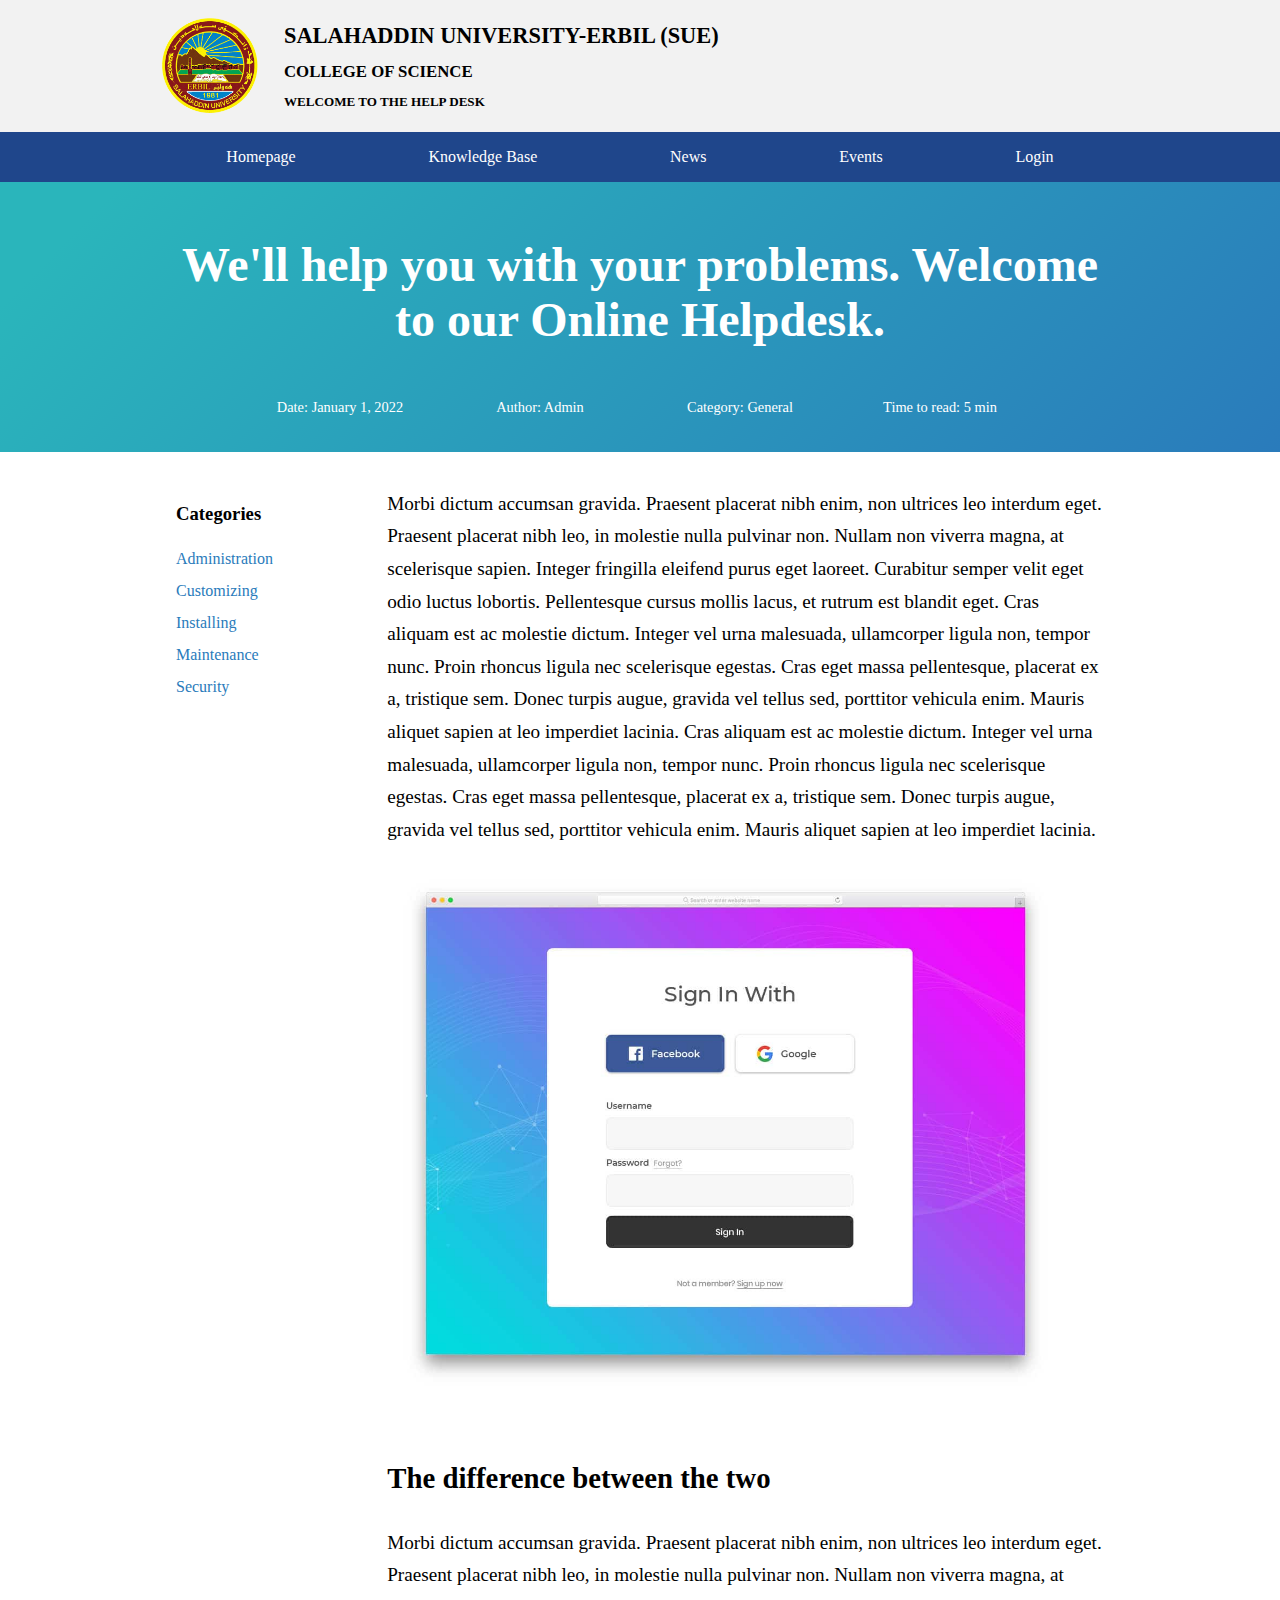
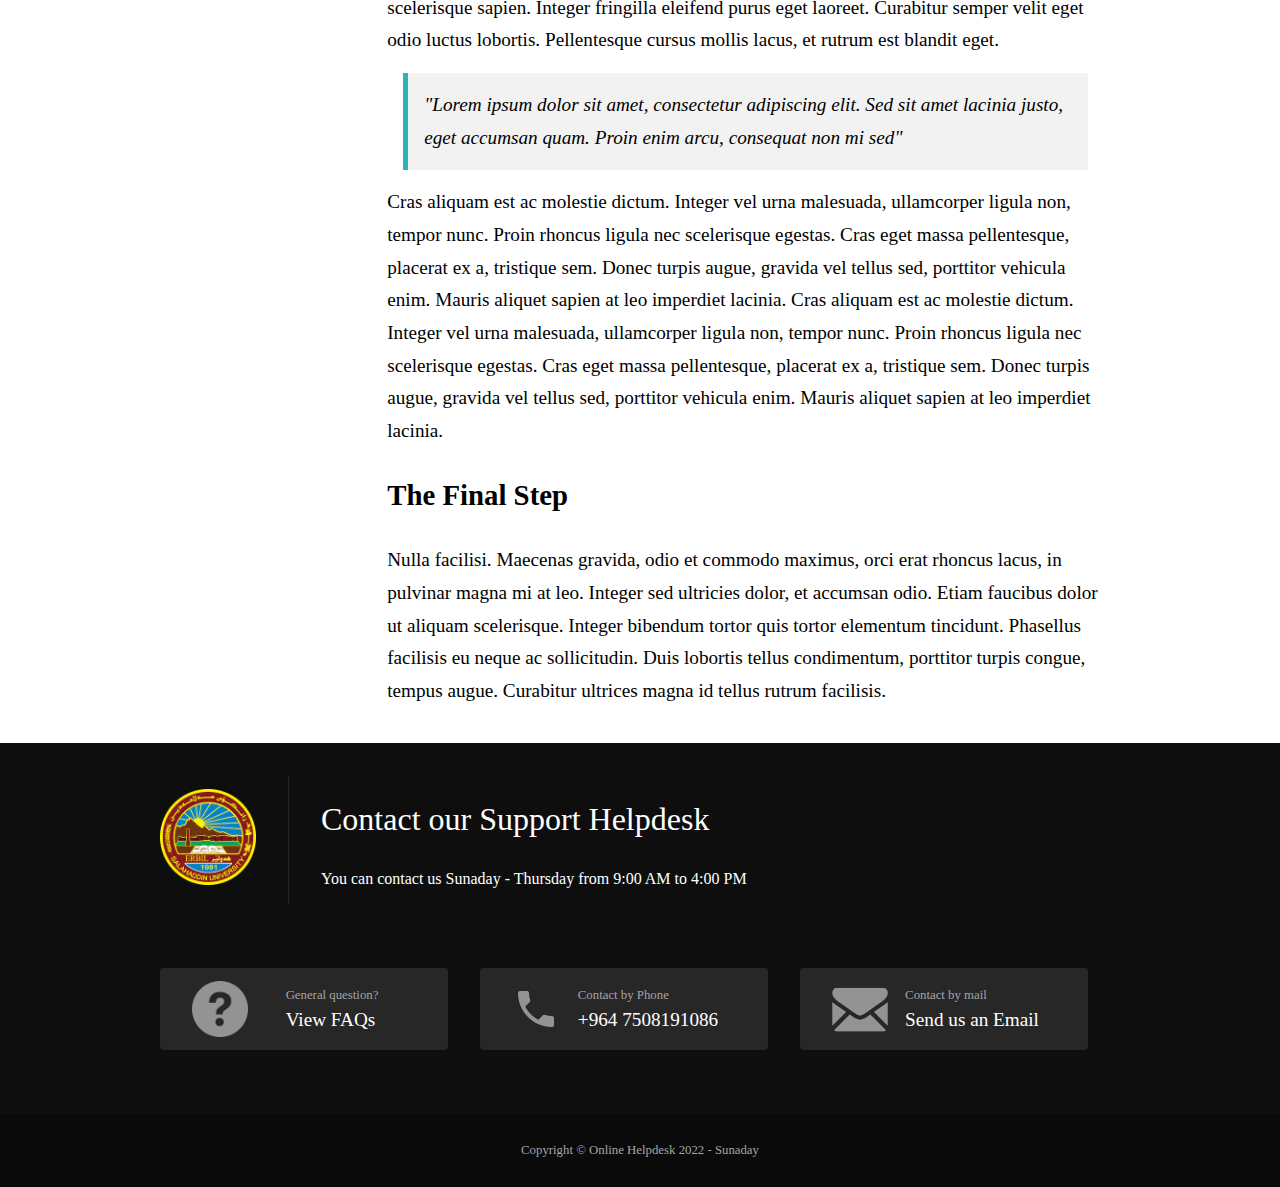
<file: front-main/article-page/index.html>
<!DOCTYPE html>
<html lang="en">

<head>
    <meta charset="UTF-8">
    <meta http-equiv="X-UA-Compatible" content="IE=edge">
    <meta name="viewport" content="width=device-width, initial-scale=1.0">
    <link rel="stylesheet" href="assets/styles/normalize.css">
    <link rel="stylesheet" href="assets/styles/styles.css" type="text/css">
    <link rel="shortcut icon" href="assets/images/salahaddinuniversity.gif" type="image/gif" />
    <title>Help Desk</title>
</head>

<body>
    <header>
        <div class="container">
            <div id="branding">
                <img src="assets/images/salahaddinuniversity.gif" alt="Salahaddin University" width="100" height="100">
                <div id="branding-text">
                    <h1>Salahaddin University-Erbil (SUE)</h1>
                    <h2>College of Science</h2>
                    <h3>Welcome to the help desk</h3>
                </div>
            </div>
        </div>
    </header>

    <nav>
        <div class="container">
            <ul>
                <li><a href="#">Homepage</a></li>
                <li><a href="#">Knowledge Base</a></li>
                <li><a href="#">News</a></li>
                <li><a href="#">Events</a></li>
                <li><a href="#">Login</a></li>
            </ul>
        </div>
    </nav>

    <section id="article">
        <div class="article-header">
            <div class="container">
                <div class="article-title">
                    <h1>We'll help you with your problems. Welcome to our Online Helpdesk.</h1>
                </div>

                <div class="article-meta">

                    <div class="date">
                        <p>
                            <span>Date:</span>
                            <span>January 1, 2022</span>
                        </p>
                    </div>

                    <div class="author">
                        <p>
                            <span>Author:</span>
                            <span>Admin</span>
                        </p>
                    </div>

                    <div class="category">
                        <p>
                            <span>Category:</span>
                            <span>General</span>
                        </p>
                    </div>

                    <div class="time-to-read">
                        <p>
                            <span>Time to read:</span>
                            <span>5 min</span>
                        </p>
                    </div>

                </div>

            </div>
        </div>
        <div class="container">
            <div class="faq-categories">
                <h3>Categories</h3>
                <ul>
                    <li><a href="#">Administration</a></li>
                    <li><a href="#">Customizing</a></li>
                    <li><a href="#">Installing</a></li>
                    <li><a href="#">Maintenance</a></li>
                    <li><a href="#">Security</a></li>
                </ul>
            </div>
            <div class="article-content">
                <p>


                    Morbi dictum accumsan gravida. Praesent placerat nibh enim, non ultrices leo interdum eget. Praesent
                    placerat nibh leo,
                    in molestie nulla pulvinar non. Nullam non viverra magna, at scelerisque sapien. Integer fringilla
                    eleifend purus eget
                    laoreet. Curabitur semper velit eget odio luctus lobortis. Pellentesque cursus mollis lacus, et
                    rutrum
                    est blandit eget.
                    Cras aliquam est ac molestie dictum. Integer vel urna malesuada, ullamcorper ligula non, tempor
                    nunc.
                    Proin rhoncus
                    ligula nec scelerisque egestas. Cras eget massa pellentesque, placerat ex a, tristique sem. Donec
                    turpis
                    augue, gravida
                    vel tellus sed, porttitor vehicula enim. Mauris aliquet sapien at leo imperdiet lacinia.

                    Cras aliquam est ac molestie dictum. Integer vel urna malesuada, ullamcorper ligula non, tempor
                    nunc.
                    Proin rhoncus
                    ligula nec scelerisque egestas. Cras eget massa pellentesque, placerat ex a, tristique sem. Donec
                    turpis
                    augue, gravida
                    vel tellus sed, porttitor vehicula enim. Mauris aliquet sapien at leo imperdiet lacinia.

                    <img src="assets/images/login-form.jpg" alt="Salahaddin University">
                <h2>
                    The difference between the two
                </h2>
                Morbi dictum accumsan gravida. Praesent placerat nibh enim, non ultrices leo interdum eget. Praesent
                placerat nibh leo,
                in molestie nulla pulvinar non. Nullam non viverra magna, at scelerisque sapien. Integer fringilla
                eleifend purus eget
                laoreet. Curabitur semper velit eget odio luctus lobortis. Pellentesque cursus mollis lacus, et rutrum
                est blandit eget.
                <blockquote>
                    "Lorem ipsum dolor sit amet, consectetur adipiscing elit. Sed sit amet lacinia justo, eget accumsan
                    quam. Proin enim
                    arcu, consequat non mi sed"
                </blockquote>
                Cras aliquam est ac molestie dictum. Integer vel urna malesuada, ullamcorper ligula non, tempor nunc.
                Proin rhoncus
                ligula nec scelerisque egestas. Cras eget massa pellentesque, placerat ex a, tristique sem. Donec turpis
                augue, gravida
                vel tellus sed, porttitor vehicula enim. Mauris aliquet sapien at leo imperdiet lacinia.

                Cras aliquam est ac molestie dictum. Integer vel urna malesuada, ullamcorper ligula non, tempor nunc.
                Proin rhoncus
                ligula nec scelerisque egestas. Cras eget massa pellentesque, placerat ex a, tristique sem. Donec turpis
                augue, gravida
                vel tellus sed, porttitor vehicula enim. Mauris aliquet sapien at leo imperdiet lacinia.
                <h2>
                    The Final Step
                </h2>
                Nulla facilisi. Maecenas gravida, odio et commodo maximus, orci erat rhoncus lacus, in pulvinar magna mi
                at leo. Integer
                sed ultricies dolor, et accumsan odio. Etiam faucibus dolor ut aliquam scelerisque. Integer bibendum
                tortor quis tortor
                elementum tincidunt. Phasellus facilisis eu neque ac sollicitudin. Duis lobortis tellus condimentum,
                porttitor turpis
                congue, tempus augue. Curabitur ultrices magna id tellus rutrum facilisis.

                </p>
            </div>
    </section>


    <!-- footer -->

    <footer>
        <div class="container">
            <div class="footer-content">
                <div class="footer-logo">
                    <img src="assets/images/logo.png" alt="">
                </div>
                <div class="footer-text">
                    <h2>Contact our Support Helpdesk</h2>
                    <p>You can contact us Sunaday - Thursday from 9:00 AM to 4:00 PM</p>
                </div>
            </div>
            <div class="footer-contact">
                <div class="footer-contact-item">
                    <a href="#">
                        <img src="assets/images/question-white.png" alt="">
                        <p>General question?</p>
                        <h3>View FAQs</h3>
                    </a>
                </div>
                <div class="footer-contact-item">
                    <a href="#">
                        <img src="assets/images/phone.png" alt="">
                        <p>Contact by Phone</p>
                        <h3>+964 7508191086</h3>
                    </a>
                </div>
                <div class="footer-contact-item">
                    <a href="#">
                        <img src="assets/images/mail-white.png" alt="">
                        <p>Contact by mail</p>
                        <h3>Send us an Email</h3>
                    </a>
                </div>
            </div>
            <!-- copyright -->
        </div>
        <div class="copyright">
            <p>Copyright © Online Helpdesk 2022 - Sunaday</p>
        </div>
    </footer>

</body>

</html>
</file>
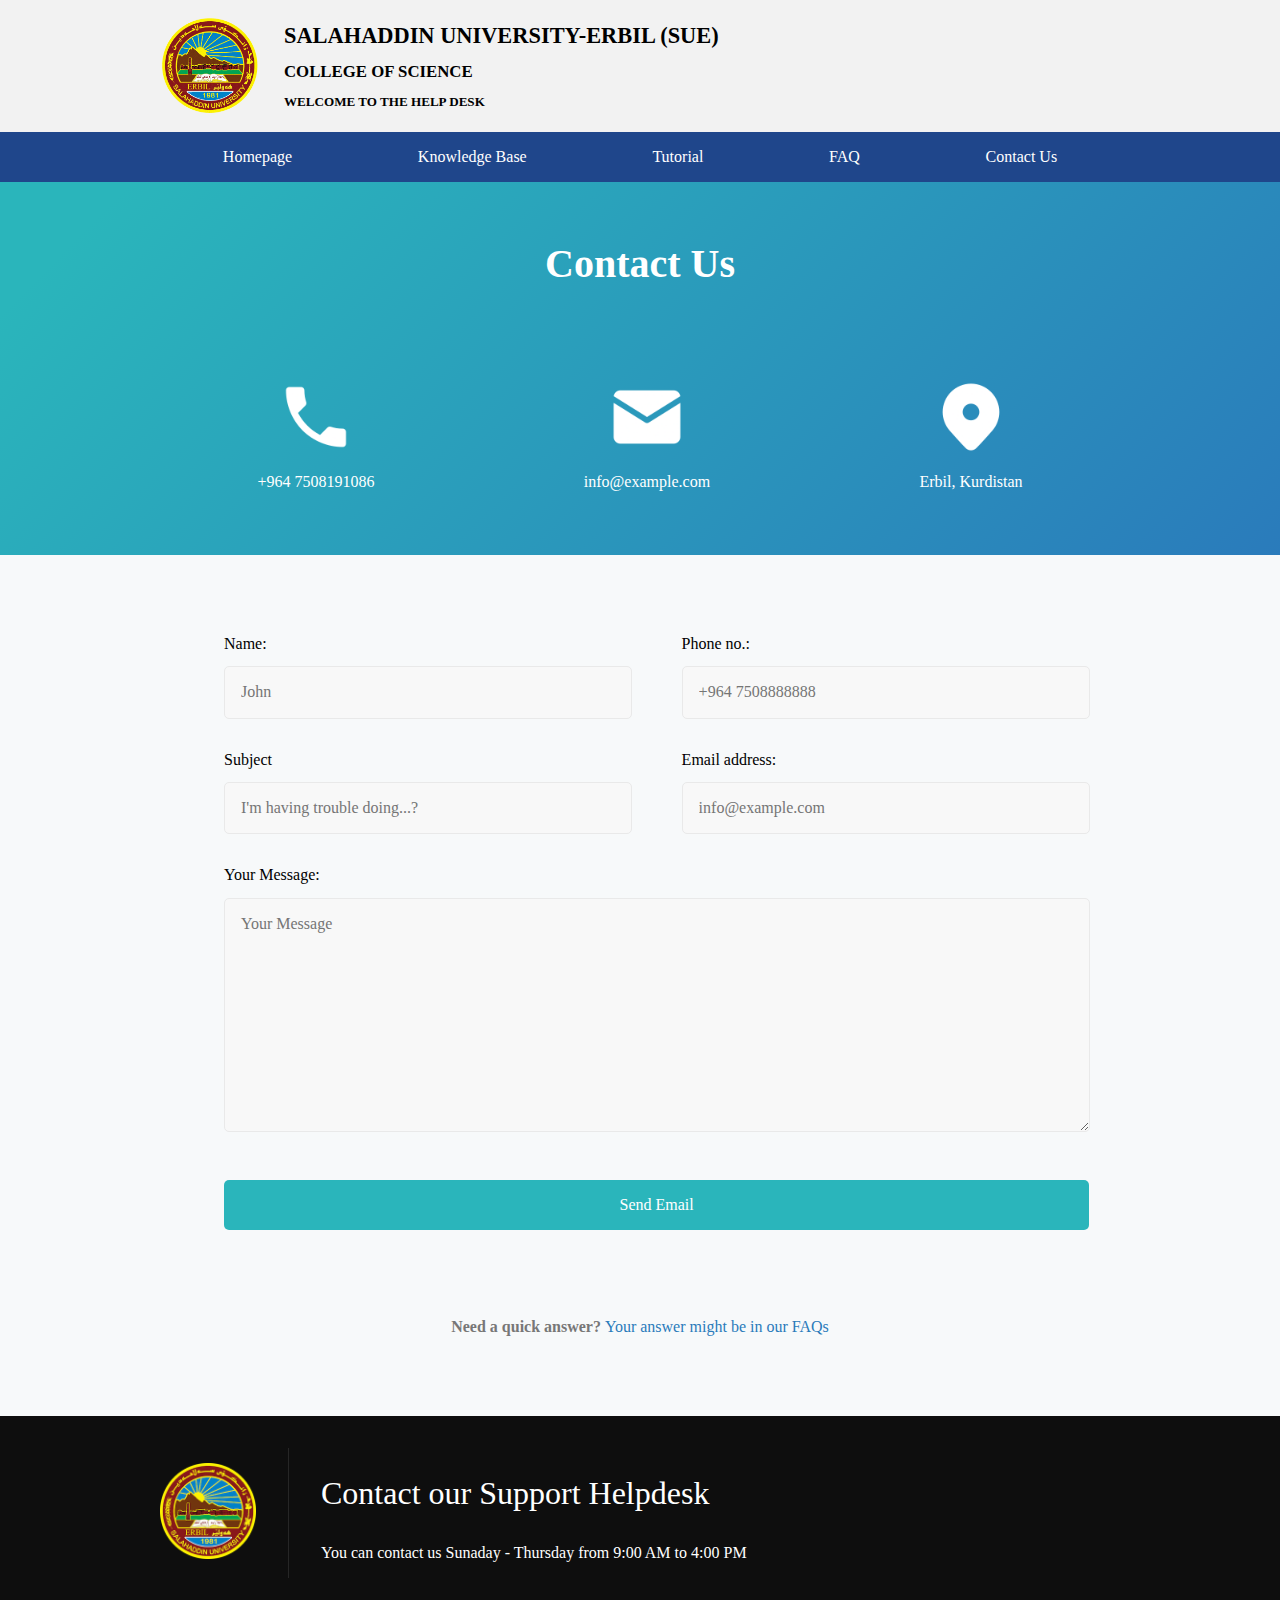
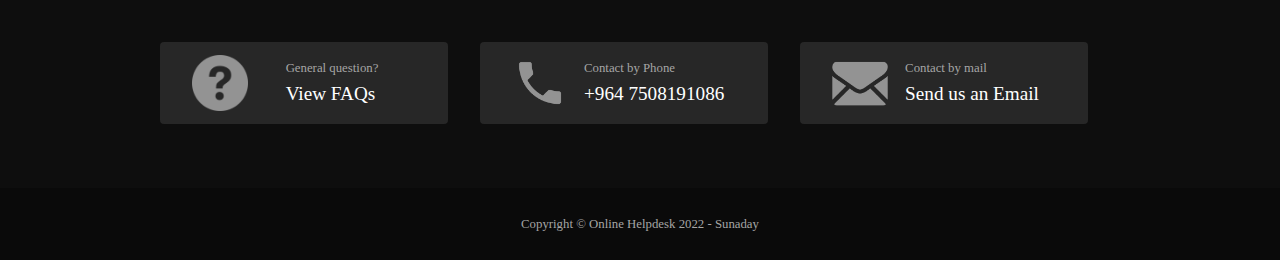
<file: front-main/contact-us/index.html>
<!DOCTYPE html>
<html lang="en">

<head>
    <meta charset="UTF-8">
    <meta http-equiv="X-UA-Compatible" content="IE=edge">
    <meta name="viewport" content="width=device-width, initial-scale=1.0">
    <link rel="stylesheet" href="assets/styles/normalize.css">
    <link rel="stylesheet" href="assets/styles/styles.css" type="text/css">
    <link rel="shortcut icon" href="assets/images/salahaddinuniversity.gif" type="image/gif" />
    <title>Help Desk</title>
</head>

<body>
    <header>
        <div class="container">
            <div id="branding">
                <img src="assets/images/salahaddinuniversity.gif" alt="Salahaddin University" width="100" height="100">
                <div id="branding-text">
                    <h1>Salahaddin University-Erbil (SUE)</h1>
                    <h2>College of Science</h2>
                    <h3>Welcome to the help desk</h3>
                </div>
            </div>
        </div>
    </header>

    <nav>
        <div class="container">
            <ul>
              <li><a href="#">Homepage</a></li>
              <li><a href="#">Knowledge Base</a></li>
              <li><a href="#">Tutorial</a></li>
              <li><a href="#">FAQ</a></li>
              <li><a href="#">Contact Us</a></li>
            </ul>
        </div>
    </nav>

    <section id="showcase">
        <div class="container">
            <h2>Contact Us</h2>
            <div class="contact-info">
                <div class="phone">
                    <img src="assets/images/phone.png" alt="phone number">
                    +964 7508191086
                </div>
                <div class="email">
                    <img src="assets/images/mail.png" alt="">
                    info@example.com
                </div>
                <div class="location">
                    <img src="assets/images/location.png" alt="">
                    Erbil, Kurdistan
                </div>
            </div>

        </div>
    </section>


    <section class="contact">
        <div class="container">
            <div class="contact-form">
                <form id="Contact-Form" name="Contact-Form">
                    <div class="input-row">
                        <div class="firstname field">
                            <label for="First-name" class="field-label">Name:</label>
                            <input type="text" maxlength="256" name="First-name" placeholder="John" id="First-name">
                        </div>
                        <div class="lastname field">
                            <label for="Last-Name" class="field-label">Phone no.:</label>
                            <input type="text" maxlength="256" name="Last-Name" placeholder="+964 7508888888" id="Last-Name">
                        </div>
                    </div>
                    <div class="input-row">
                        <div class="subject field">
                            <label for="Subject" class="field-label">Subject</label>
                            <input type="text" maxlength="256" name="Last-Name"
                                placeholder="I'm having trouble doing...?" id="Subject">
                        </div>
                        <div class="email-address field">
                            <label for="Email" class="field-label">Email address:</label>
                            <input type="email" maxlength="256" name="Email" placeholder="info@example.com" id="Email"
                                required="">
                        </div>
                    </div>

                    <label for="Message">Your Message:</label>
                    <textarea id="Message" name="Message" maxlength="5000" required=""
                        placeholder="Your Message"></textarea>
                    <input type="submit" value="Send Email">
                    <div class="submit-button-text">
                        <strong>Need a quick answer?</strong>
                        &nbsp;
                        <a href="#">Your answer might be in our FAQs</a>
                    </div>
                </form>
            </div>
        </div>
    </section>


    <!-- footer -->

    <footer>
        <div class="container">
            <div class="footer-content">
                <div class="footer-logo">
                    <img src="assets/images/logo.png" alt="">
                </div>
                <div class="footer-text">
                    <h2>Contact our Support Helpdesk</h2>
                    <p>You can contact us Sunaday - Thursday from 9:00 AM to 4:00 PM</p>
                </div>
            </div>
            <div class="footer-contact">
                <div class="footer-contact-item">
                    <a href="#">
                        <img src="assets/images/question-white.png" alt="">
                        <p>General question?</p>
                        <h3>View FAQs</h3>
                    </a>
                </div>
                <div class="footer-contact-item">
                    <a href="#">
                        <img src="assets/images/phone.png" alt="">
                        <p>Contact by Phone</p>
                        <h3>+964 7508191086</h3>
                    </a>
                </div>
                <div class="footer-contact-item">
                    <a href="#">
                        <img src="assets/images/mail-white.png" alt="">
                        <p>Contact by mail</p>
                        <h3>Send us an Email</h3>
                    </a>
                </div>
            </div>
            <!-- copyright -->
        </div>
        <div class="copyright">
            <p>Copyright © Online Helpdesk 2022 - Sunaday</p>
        </div>
    </footer>

</body>

</html>
</file>
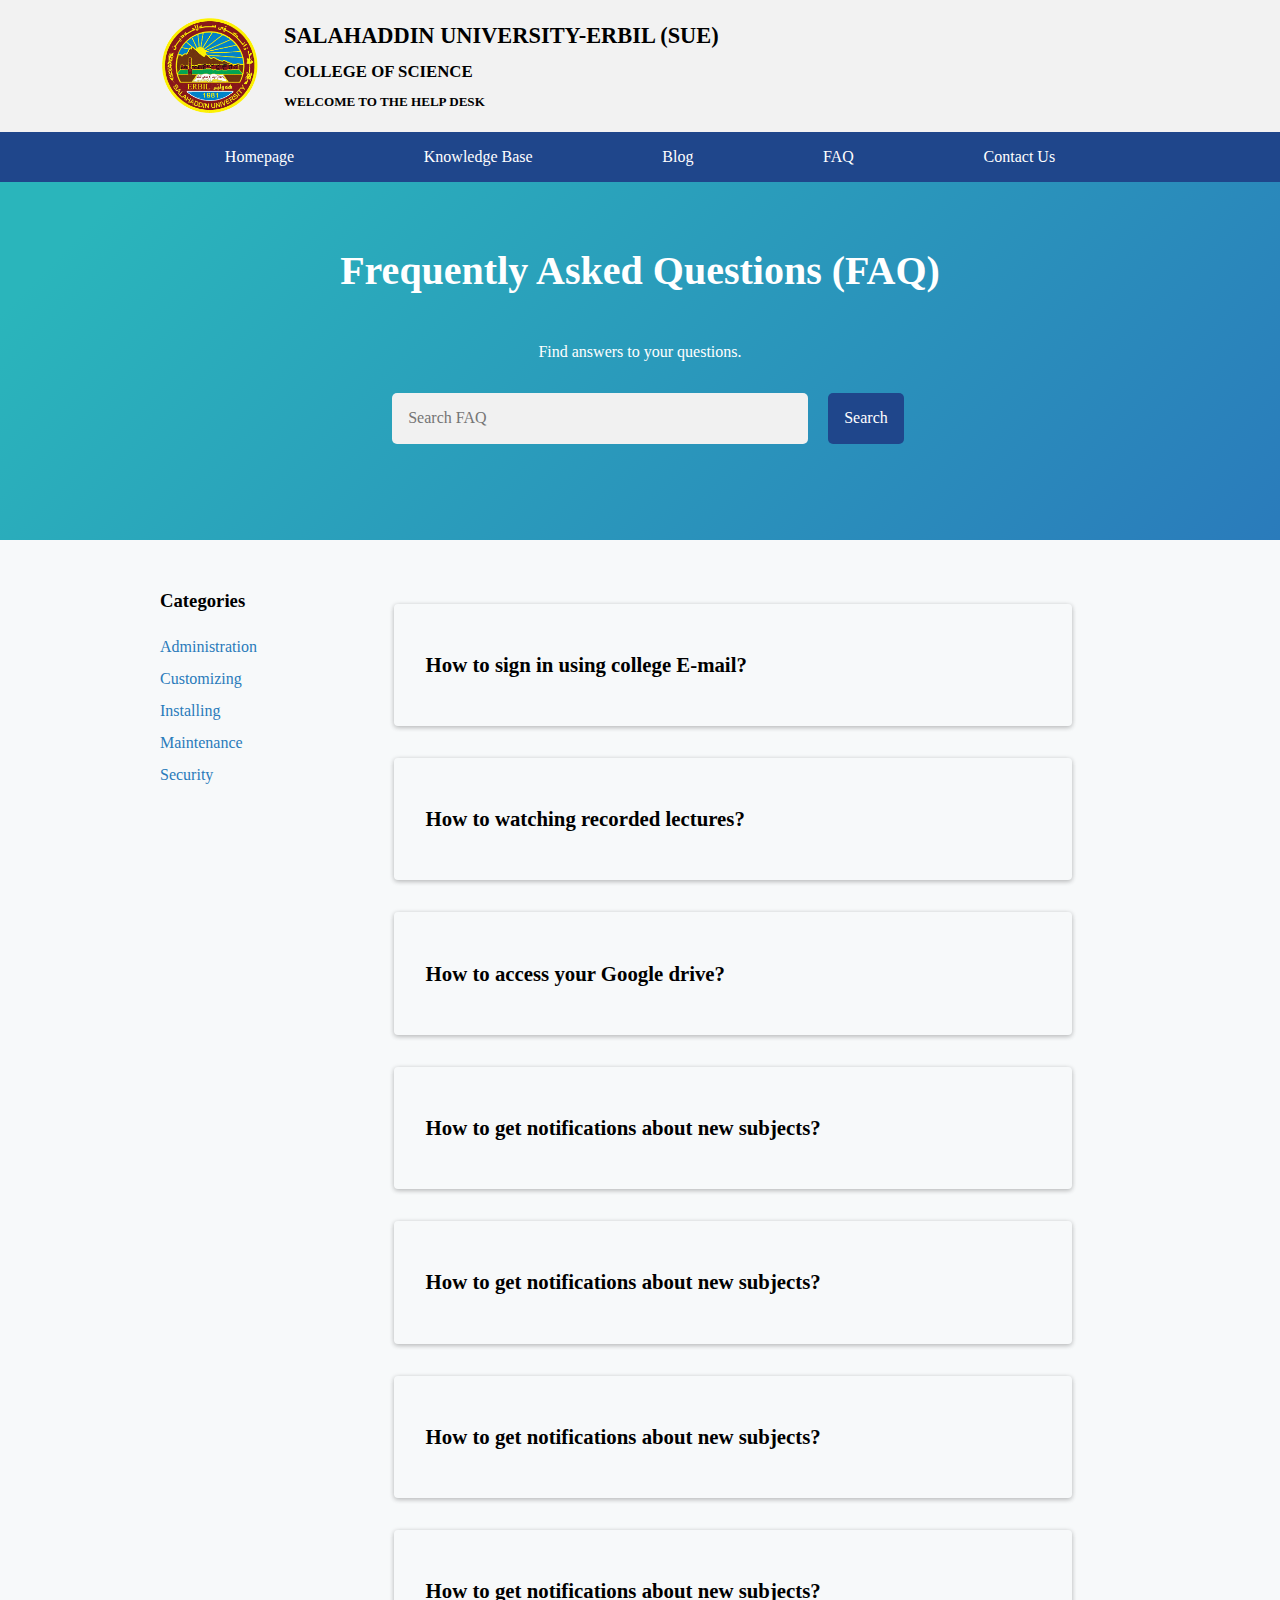
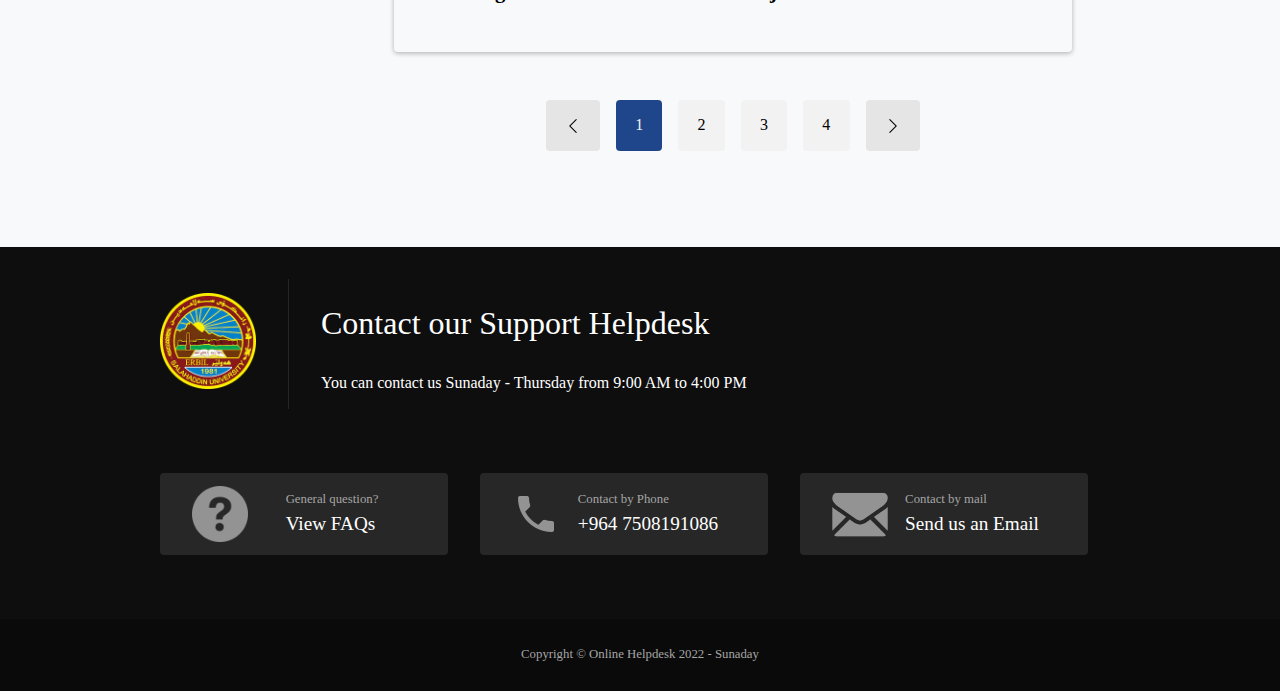
<file: front-main/faq/index.html>
<!DOCTYPE html>
<html lang="en">

<head>
    <meta charset="UTF-8">
    <meta http-equiv="X-UA-Compatible" content="IE=edge">
    <meta name="viewport" content="width=device-width, initial-scale=1.0">
    <link rel="stylesheet" href="assets/styles/normalize.css">
    <link rel="stylesheet" href="assets/styles/styles.css" type="text/css">
    <link rel="shortcut icon" href="assets/images/salahaddinuniversity.gif" type="image/gif" />
    <title>Help Desk</title>
</head>

<body>
    <header>
        <div class="container">
            <div id="branding">
                <img src="assets/images/salahaddinuniversity.gif" alt="Salahaddin University" width="100" height="100">
                <div id="branding-text">
                    <h1>Salahaddin University-Erbil (SUE)</h1>
                    <h2>College of Science</h2>
                    <h3>Welcome to the help desk</h3>
                </div>
            </div>
        </div>
    </header>

    <nav>
        <div class="container">
            <ul>
                <li><a href="#">Homepage</a></li>
                <li><a href="#">Knowledge Base</a></li>
                <li><a href="#">Blog</a></li>
                <li><a href="#">FAQ</a></li>
                <li><a href="#">Contact Us</a></li>
            </ul>
        </div>
    </nav>

    <section id="showcase">
        <div class="container">
            <h2>Frequently Asked Questions (FAQ)</h2>
            <div class="search">
                <p>Find answers to your questions.</p>
                <form action="">
                    <input type="text" placeholder="Search FAQ">
                    <button type="submit">Search</button>
                </form>
            </div>
        </div>
    </section>

    <!-- faq section -->

    <section id="faq">
        <div class="container">
            <div class="faq-categories">
                <h3>Categories</h3>
                <ul>
                    <li><a href="#">Administration</a></li>
                    <li><a href="#">Customizing</a></li>
                    <li><a href="#">Installing</a></li>
                    <li><a href="#">Maintenance</a></li>
                    <li><a href="#">Security</a></li>
                </ul>
            </div>
            <div class="questions">
                <div class="question">
                    <h2 class="faq-title">How to sign in using college E-mail?</h2>
                    <p class="content">Lorem Ipsum is simply dummy text of the printing and typesetting industry.
                        Lorem Ipsum has been the industry's standard
                        dummy text ever since the 1500s, when an unknown printer took a galley of type and scrambled
                        it to make a type specimen
                        book. It has survived not only five centuries, but also the leap into electronic
                        typesetting, remaining essentially
                        unchanged. It was popularised in the 1960s with the release of Letraset sheets containing
                        Lorem Ipsum passages, and more
                        recently with desktop publishing software like Aldus PageMaker including versions of Lorem
                        Ipsum.
                    </p>
                </div>
                <div class="question">
                    <h2 class="faq-title">How to watching recorded lectures?</h2>
                    <p class="content">Lorem Ipsum is simply dummy text of the printing and typesetting industry.
                        Lorem Ipsum has been the industry's standard
                        dummy text ever since the 1500s, when an unknown printer took a galley of type and scrambled
                        it to make a type specimen
                        book. It has survived not only five centuries, but also the leap into electronic
                        typesetting, remaining essentially
                        unchanged. It was popularised in the 1960s with the release of Letraset sheets containing
                        Lorem Ipsum passages, and more
                        recently with desktop publishing software like Aldus PageMaker including versions of Lorem
                        Ipsum.
                    </p>
                </div>
                <div class="question">
                    <h2 class="faq-title">How to access your Google drive?</h2>
                    <p class="content">Lorem Ipsum is simply dummy text of the printing and typesetting industry.
                        Lorem Ipsum has been the industry's standard
                        dummy text ever since the 1500s, when an unknown printer took a galley of type and scrambled
                        it to make a type specimen
                        book. It has survived not only five centuries, but also the leap into electronic
                        typesetting, remaining essentially
                        unchanged. It was popularised in the 1960s with the release of Letraset sheets containing
                        Lorem Ipsum passages, and more
                        recently with desktop publishing software like Aldus PageMaker including versions of Lorem
                        Ipsum.
                    </p>
                </div>
                <div class="question">
                    <h2 class="faq-title">How to get notifications about new subjects?</h2>
                    <p class="content">Lorem Ipsum is simply dummy text of the printing and typesetting industry.
                        Lorem Ipsum has been the industry's standard
                        dummy text ever since the 1500s, when an unknown printer took a galley of type and scrambled
                        it to make a type specimen
                        book. It has survived not only five centuries, but also the leap into electronic
                        typesetting, remaining essentially
                        unchanged. It was popularised in the 1960s with the release of Letraset sheets containing
                        Lorem Ipsum passages, and more
                        recently with desktop publishing software like Aldus PageMaker including versions of Lorem
                        Ipsum.
                    </p>
                </div>
                <div class="question">
                    <h2 class="faq-title">How to get notifications about new subjects?</h2>
                    <p class="content">Lorem Ipsum is simply dummy text of the printing and typesetting industry.
                        Lorem Ipsum has been the industry's standard
                        dummy text ever since the 1500s, when an unknown printer took a galley of type and scrambled
                        it to make a type specimen
                        book. It has survived not only five centuries, but also the leap into electronic
                        typesetting, remaining essentially
                        unchanged. It was popularised in the 1960s with the release of Letraset sheets containing
                        Lorem Ipsum passages, and more
                        recently with desktop publishing software like Aldus PageMaker including versions of Lorem
                        Ipsum.
                    </p>
                </div>
                <div class="question">
                    <h2 class="faq-title">How to get notifications about new subjects?</h2>
                    <p class="content">Lorem Ipsum is simply dummy text of the printing and typesetting industry.
                        Lorem Ipsum has been the industry's standard
                        dummy text ever since the 1500s, when an unknown printer took a galley of type and scrambled
                        it to make a type specimen
                        book. It has survived not only five centuries, but also the leap into electronic
                        typesetting, remaining essentially
                        unchanged. It was popularised in the 1960s with the release of Letraset sheets containing
                        Lorem Ipsum passages, and more
                        recently with desktop publishing software like Aldus PageMaker including versions of Lorem
                        Ipsum.
                    </p>
                </div>
                <div class="question">
                    <h2 class="faq-title">How to get notifications about new subjects?</h2>
                    <p class="content">Lorem Ipsum is simply dummy text of the printing and typesetting industry.
                        Lorem Ipsum has been the industry's standard
                        dummy text ever since the 1500s, when an unknown printer took a galley of type and scrambled
                        it to make a type specimen
                        book. It has survived not only five centuries, but also the leap into electronic
                        typesetting, remaining essentially
                        unchanged. It was popularised in the 1960s with the release of Letraset sheets containing
                        Lorem Ipsum passages, and more
                        recently with desktop publishing software like Aldus PageMaker including versions of Lorem
                        Ipsum.
                    </p>
                </div>
                <div class="pagination">
                    <div class="back">
                        <img src="assets/images/next.png" alt="previous">
                    </div>
                    <div class="current">1</div>
                    <div>2</div>
                    <div>3</div>
                    <div>4</div>
                    <div class="next">
                        <img src="assets/images/next.png" alt="next">
                    </div>
                </div>
            </div>

        </div>
    </section>

    <!-- footer -->

    <footer>
        <div class="container">
            <div class="footer-content">
                <div class="footer-logo">
                    <img src="assets/images/logo.png" alt="">
                </div>
                <div class="footer-text">
                    <h2>Contact our Support Helpdesk</h2>
                    <p>You can contact us Sunaday - Thursday from 9:00 AM to 4:00 PM</p>
                </div>
            </div>
            <div class="footer-contact">
                <div class="footer-contact-item">
                    <a href="#">
                        <img src="assets/images/question-white.png" alt="">
                        <p>General question?</p>
                        <h3>View FAQs</h3>
                    </a>
                </div>
                <div class="footer-contact-item">
                    <a href="#">
                        <img src="assets/images/phone.png" alt="">
                        <p>Contact by Phone</p>
                        <h3>+964 7508191086</h3>
                    </a>
                </div>
                <div class="footer-contact-item">
                    <a href="#">
                        <img src="assets/images/mail-white.png" alt="">
                        <p>Contact by mail</p>
                        <h3>Send us an Email</h3>
                    </a>
                </div>
            </div>
            <!-- copyright -->
        </div>
        <div class="copyright">
            <p>Copyright © Online Helpdesk 2022 - Sunaday</p>
        </div>
    </footer>

    <script src="assets/js/faq.js"></script>


</body>

</html>
</file>
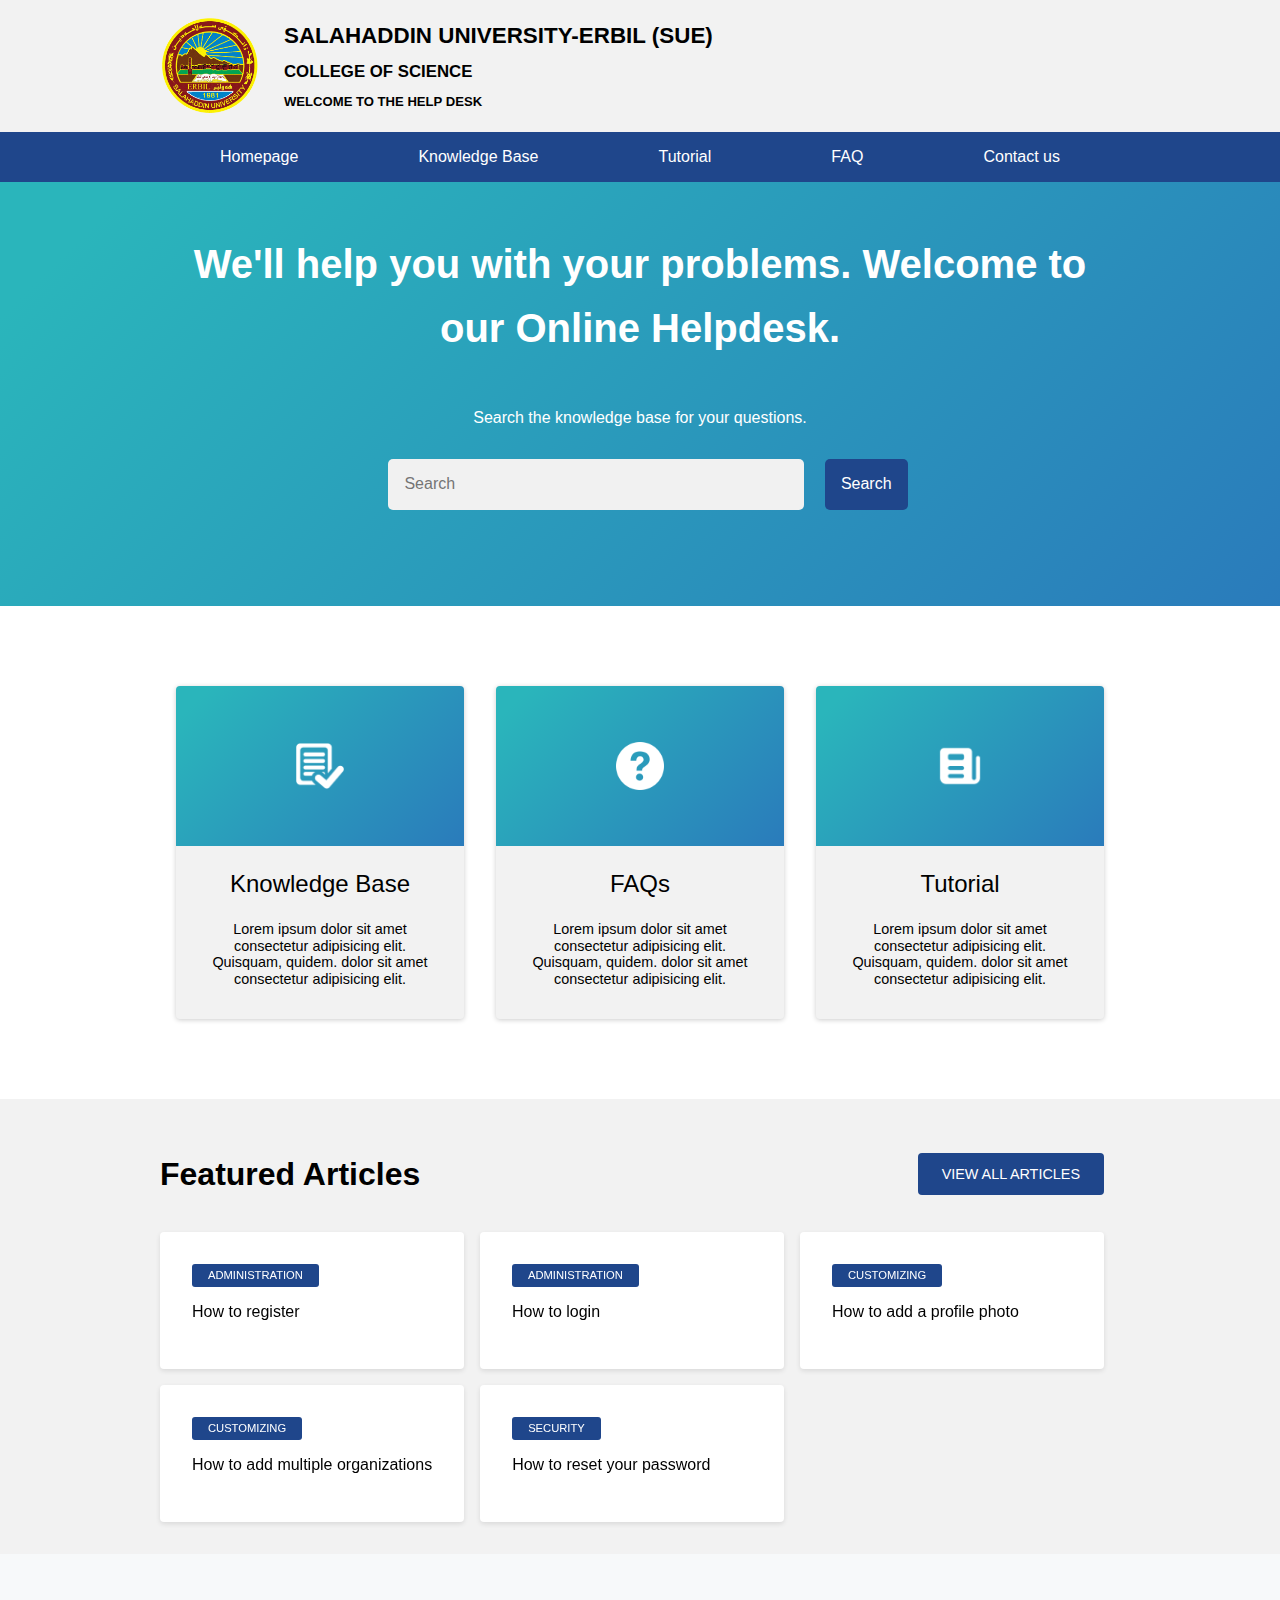
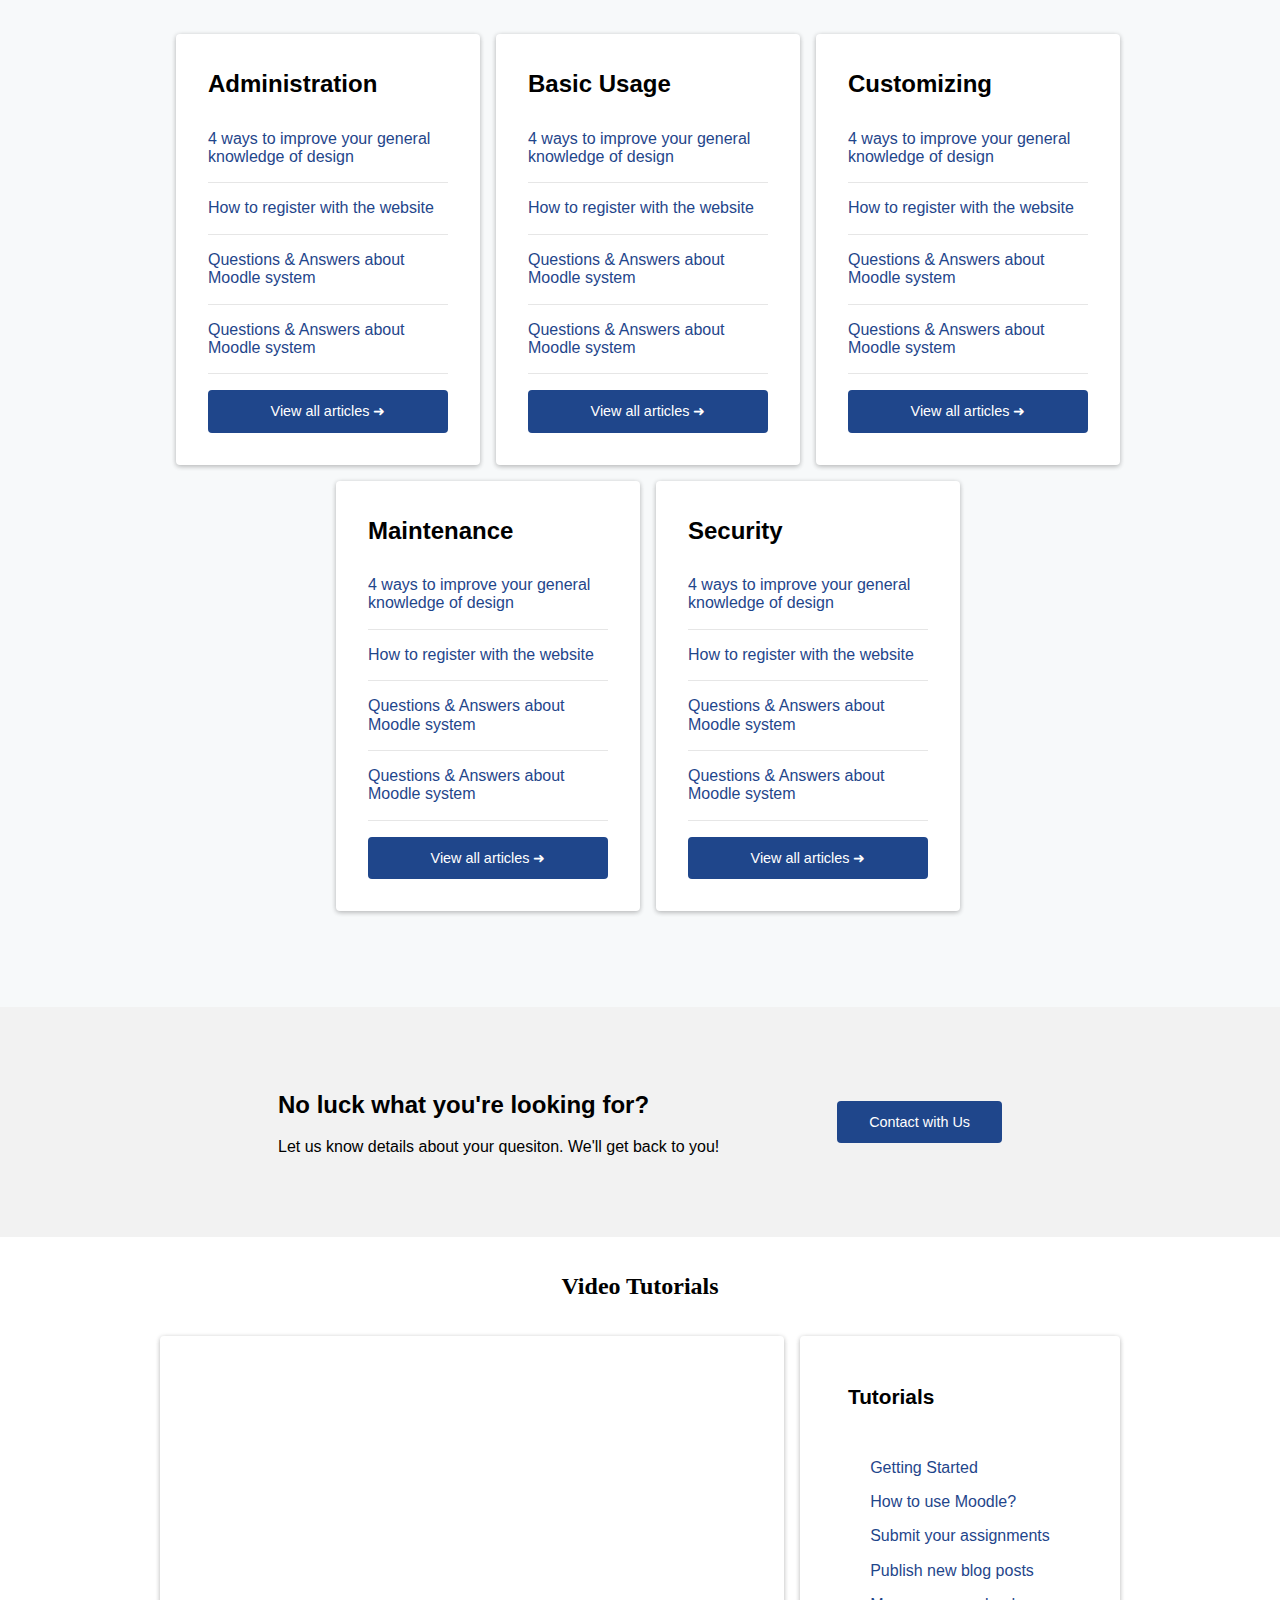
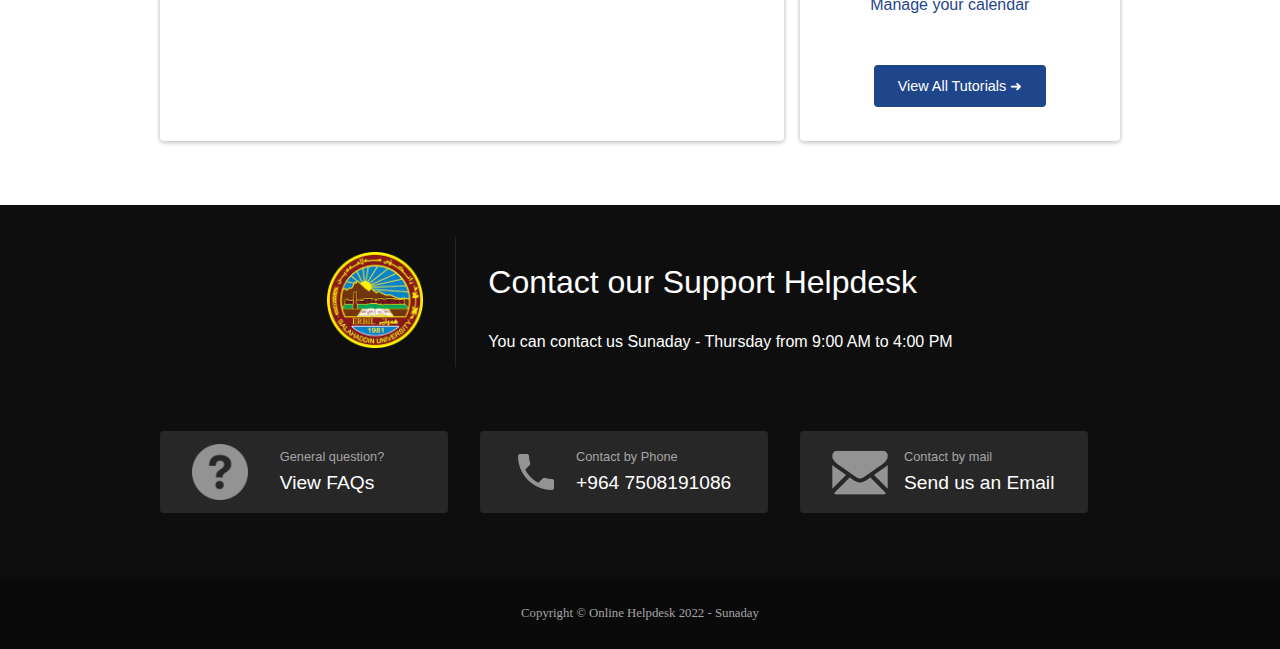
<file: front-main/homepage/index.html>
<!DOCTYPE html>
<html lang="en">

<head>
    <meta charset="UTF-8">
    <meta http-equiv="X-UA-Compatible" content="IE=edge">
    <meta name="viewport" content="width=device-width, initial-scale=1.0">
    <link rel="stylesheet" href="assets/styles/normalize.css">
    <link rel="stylesheet" href="assets/styles/styles.css" type="text/css">
    <link rel="shortcut icon" href="assets/images/salahaddinuniversity.gif" type="image/gif" />
    <title>Help Desk - Homepage</title>
</head>

<body>
    <header>
        <div class="container">
            <div id="branding">
                <img src="assets/images/salahaddinuniversity.gif" alt="Salahaddin University" width="100" height="100">
                <div id="branding-text">
                    <h1>Salahaddin University-Erbil (SUE)</h1>
                    <h2>College of Science</h2>
                    <h3>Welcome to the help desk</h3>
                </div>
            </div>
        </div>
    </header>

    <nav>
        <div class="container">
            <ul>
                <li><a href="#">Homepage</a></li>
                <li><a href="#">Knowledge Base</a></li>
                <li><a href="#">Tutorial</a></li>
                <li><a href="#">FAQ</a></li>
                <li><a href="#">Contact us</a></li>
            </ul>
        </div>
    </nav>

    <section id="showcase">
        <div class="container">
            <h2>We'll help you with your problems. Welcome to our Online Helpdesk.</h2>
            <div class="search">
                <p>Search the knowledge base for your questions.</p>
                <form action="">
                    <input type="text" placeholder="Search">
                    <button type="submit">Search</button>
                </form>
            </div>
        </div>
    </section>

    <!-- card main links -->

    <section id="main-links">
        <div class="container">
            <div class="card">
                <a href="#">
                    <div class="card-image">
                        <img src="assets/images/document-check-white.png" alt="Knowledge Base">
                    </div>
                    <h3>Knowledge Base</h3>
                    <p>Lorem ipsum dolor sit amet consectetur adipisicing elit. Quisquam, quidem. dolor sit amet
                        consectetur
                        adipisicing elit.</p>
                </a>
            </div>
            <div class="card">
                <a href="#">
                    <div class="card-image">
                        <img src="assets/images/question-white.png" alt="FAQs">
                    </div>
                    <h3>FAQs</h3>
                    <p>Lorem ipsum dolor sit amet consectetur adipisicing elit. Quisquam, quidem. dolor sit amet
                        consectetur
                        adipisicing elit.</p>
                </a>
            </div>
            <div class="card">
                <a href="#">
                    <div class="card-image">
                        <img src="assets/images/news.png" alt="More Questions">
                    </div>
                    <h3>Tutorial</h3>
                    <p>Lorem ipsum dolor sit amet consectetur adipisicing elit. Quisquam, quidem. dolor sit amet
                        consectetur
                        adipisicing elit.</p>
                </a>
            </div>
        </div>
    </section>

    <!-- featured articles -->
    <section id="articles">
        <div class="container">
            <div class="articles-header">
                <h2>Featured Articles</h2>
                <button>View all articles</button>
            </div>
            <div class="articles">
                <div class="article">
                    <a href="" class="article-link">
                        <p class="article-category">Administration</p>
                        <p>How to register</p>
                    </a>
                </div>

                <div class="article">
                    <a href="" class="article-link">
                        <p class="article-category">Administration</p>
                        <p>How to login</p>
                    </a>
                </div>

                <div class="article">
                    <a href="" class="article-link">
                        <p class="article-category">Customizing</p>
                        <p>How to add a profile photo</p>
                    </a>
                </div>

                <div class="article">
                    <a href="" class="article-link">
                        <p class="article-category">Customizing</p>
                        <p>How to add multiple organizations</p>
                    </a>
                </div>

                <div class="article">
                    <a href="" class="article-link">
                        <p class="article-category">Security</p>
                        <p>How to reset your password</p>
                    </a>
                </div>

            </div>

        </div>
    </section>

    <!-- news column, Events column, FAQs column -->

    <section id="news-events">
        <div class="container">
            <div class="news-events">
                <div class="faqs">
                    <h2>Administration</h2>
                    <div class="faq-item">
                        <a href="#">4 ways to improve your general knowledge of design</a>
                    </div>
                    <div class="faq-item">
                        <a href="#">How to register with the website</a>
                    </div>
                    <div class="faq-item">
                        <a href="#">Questions & Answers about Moodle system</a>
                    </div>
                    <div class="faq-item">
                        <a href="#">Questions & Answers about Moodle system</a>
                    </div>
                    <button>View all articles ➜</button>
                </div>
                <div class="faqs">
                    <h2>Basic Usage</h2>
                    <div class="faq-item">
                        <a href="#">4 ways to improve your general knowledge of design</a>
                    </div>
                    <div class="faq-item">
                        <a href="#">How to register with the website</a>
                    </div>
                    <div class="faq-item">
                        <a href="#">Questions & Answers about Moodle system</a>
                    </div>
                    <div class="faq-item">
                        <a href="#">Questions & Answers about Moodle system</a>
                    </div>
                    <button>View all articles ➜</button>
                </div>
                <div class="faqs">
                    <h2>Customizing</h2>
                    <div class="faq-item">
                        <a href="#">4 ways to improve your general knowledge of design</a>
                    </div>
                    <div class="faq-item">
                        <a href="#">How to register with the website</a>
                    </div>
                    <div class="faq-item">
                        <a href="#">Questions & Answers about Moodle system</a>
                    </div>
                    <div class="faq-item">
                        <a href="#">Questions & Answers about Moodle system</a>
                    </div>
                    <button>View all articles ➜</button>
                </div>
                <div class="faqs">
                    <h2>Maintenance</h2>
                    <div class="faq-item">
                        <a href="#">4 ways to improve your general knowledge of design</a>
                    </div>
                    <div class="faq-item">
                        <a href="#">How to register with the website</a>
                    </div>
                    <div class="faq-item">
                        <a href="#">Questions & Answers about Moodle system</a>
                    </div>
                    <div class="faq-item">
                        <a href="#">Questions & Answers about Moodle system</a>
                    </div>
                    <button>View all articles ➜</button>
                </div>
                <div class="faqs">
                    <h2>Security</h2>
                    <div class="faq-item">
                        <a href="#">4 ways to improve your general knowledge of design</a>
                    </div>
                    <div class="faq-item">
                        <a href="#">How to register with the website</a>
                    </div>
                    <div class="faq-item">
                        <a href="#">Questions & Answers about Moodle system</a>
                    </div>
                    <div class="faq-item">
                        <a href="#">Questions & Answers about Moodle system</a>
                    </div>
                    <button>View all articles ➜</button>
                </div>
            </div>
        </div>
    </section>


    <section id="contact-us">
        <div class="container">
            <div class="contact-us">
                <div class="text">
                    <h2>No luck what you're looking for?</h2>
                    <p>Let us know details about your quesiton. We'll get back to you!</p>
                </div>
                <div class="form">
                    <Button>Contact with Us</Button>
                </div>
            </div>
        </div>
    </section>


    <section id="video-tutorials">
        <h2>Video Tutorials</h2>
        <div class="container">
            <div class="video-wrapper">

                <div class="video">
                    <iframe width="560" height="315" src="https://www.youtube-nocookie.com/embed/hl74T-31tKI"
                        title="YouTube video player" frameborder="0"
                        allow="accelerometer; autoplay; clipboard-write; encrypted-media; gyroscope; picture-in-picture"
                        allowfullscreen></iframe>
                </div>

            </div>

            <div class="other-videos">
                <h2>Tutorials</h2>
                <ul>
                    <li><a href="#">Getting Started</a></li>
                    <li><a href="#">How to use Moodle?</a></li>
                    <li><a href="#">Submit your assignments</a></li>
                    <li><a href="#">Publish new blog posts</a></li>
                    <li><a href="#">Manage your calendar</a></li>
                </ul>
                <button>View All Tutorials ➜</button>
            </div>
        </div>
    </section>

    


    <footer>
        <div class="container">
            <div class="footer-content">
                <div class="footer-logo">
                    <img src="assets/images/logo.png" alt="">
                </div>
                <div class="footer-text">
                    <h2>Contact our Support Helpdesk</h2>
                    <p>You can contact us Sunaday - Thursday from 9:00 AM to 4:00 PM</p>
                </div>
            </div>
            <div class="footer-contact">
                <div class="footer-contact-item">
                    <a href="#">
                        <img src="assets/images/question-white.png" alt="">
                        <p>General question?</p>
                        <h3>View FAQs</h3>
                    </a>
                </div>
                <div class="footer-contact-item">
                    <a href="#">
                        <img src="assets/images/phone.png" alt="">
                        <p>Contact by Phone</p>
                        <h3>+964 7508191086</h3>
                    </a>
                </div>
                <div class="footer-contact-item">
                    <a href="#">
                        <img src="assets/images/mail-white.png" alt="">
                        <p>Contact by mail</p>
                        <h3>Send us an Email</h3>
                    </a>
                </div>
            </div>
            <!-- copyright -->
        </div>
        <div class="copyright">
            <p>Copyright © Online Helpdesk 2022 - Sunaday</p>
        </div>
    </footer>

    <!-- faq accordion script -->
    <script src="assets/js/faq.js"></script>

</body>

</html>
</file>
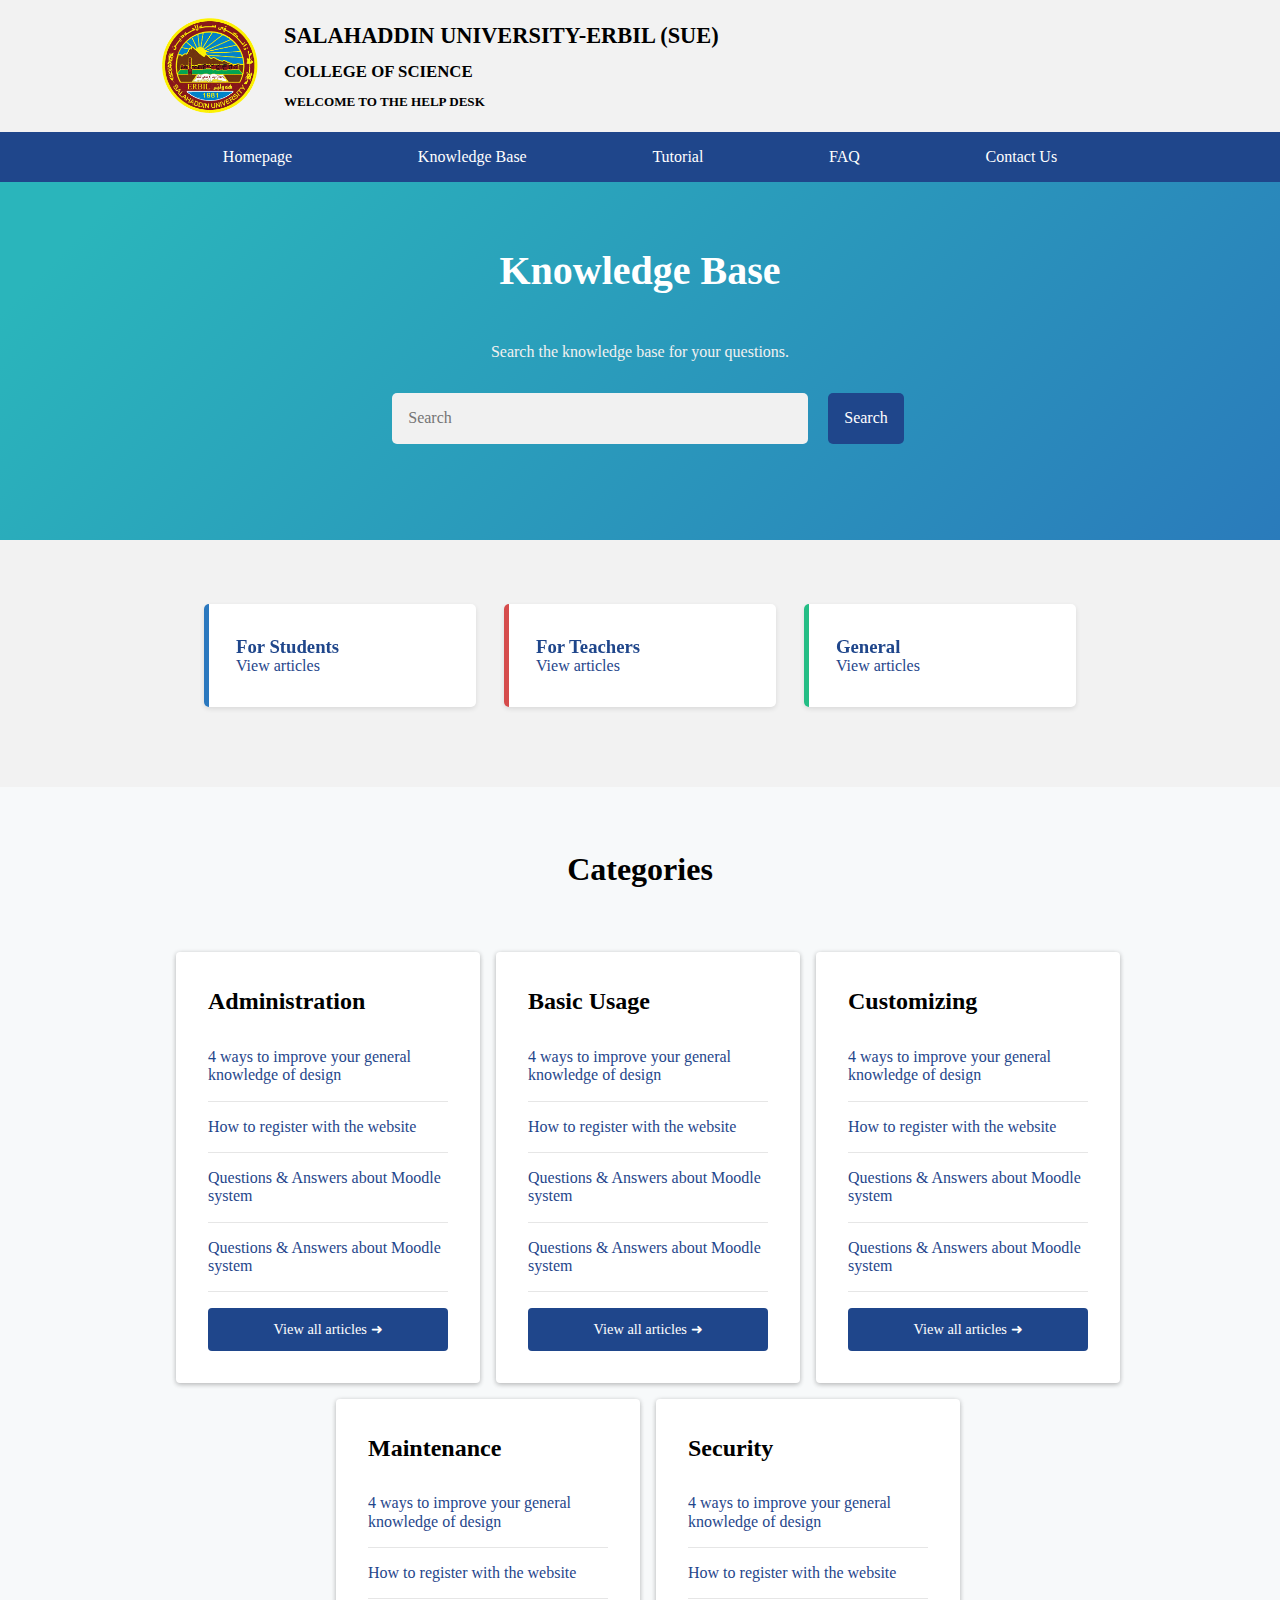
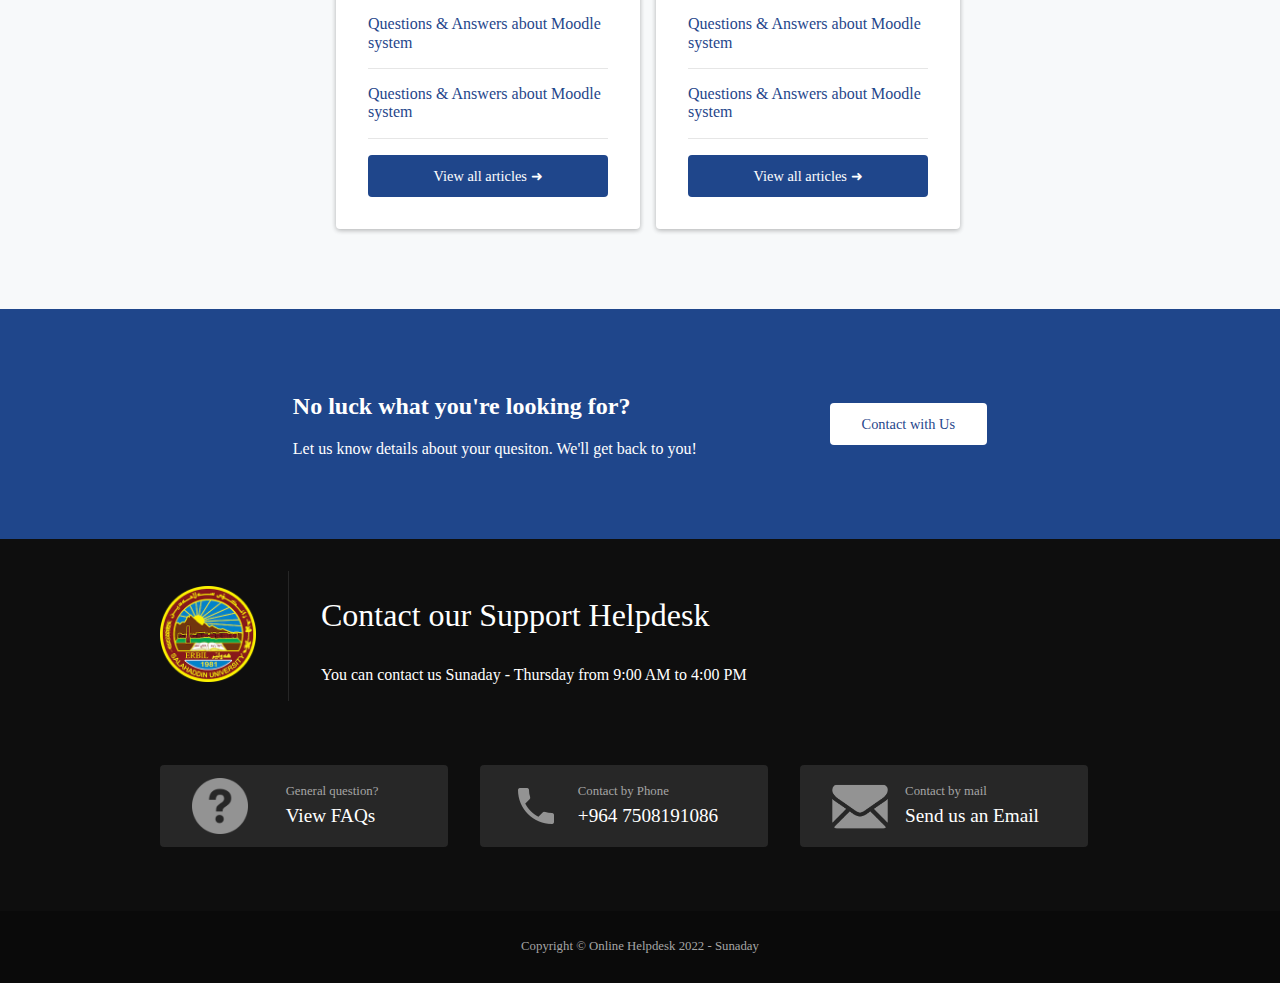
<file: front-main/knowledge-base/index.html>
<!DOCTYPE html>
<html lang="en">

<head>
    <meta charset="UTF-8">
    <meta http-equiv="X-UA-Compatible" content="IE=edge">
    <meta name="viewport" content="width=device-width, initial-scale=1.0">
    <link rel="stylesheet" href="assets/styles/normalize.css">
    <link rel="stylesheet" href="assets/styles/styles.css" type="text/css">
    <link rel="shortcut icon" href="assets/images/salahaddinuniversity.gif" type="image/gif" />
    <title>Help Desk</title>
</head>

<body>
    <header>
        <div class="container">
            <div id="branding">
                <img src="assets/images/salahaddinuniversity.gif" alt="Salahaddin University" width="100" height="100">
                <div id="branding-text">
                    <h1>Salahaddin University-Erbil (SUE)</h1>
                    <h2>College of Science</h2>
                    <h3>Welcome to the help desk</h3>
                </div>
            </div>
        </div>
    </header>

    <nav>
        <div class="container">
            <ul>
              <li><a href="#">Homepage</a></li>
              <li><a href="#">Knowledge Base</a></li>
              <li><a href="#">Tutorial</a></li>
              <li><a href="#">FAQ</a></li>
              <li><a href="#">Contact Us</a></li>
            </ul>
        </div>
    </nav>

    <section id="showcase">
        <div class="container">
            <h2>Knowledge Base</h2>
            <div class="search">
                <p>Search the knowledge base for your questions.</p>
                <form action="">
                    <input type="text" placeholder="Search">
                    <button type="submit">Search</button>
                </form>
            </div>

        </div>
    </section>


    <section id="categories">
        <div class="container">
            <div class="category">
                <a href="">
                    <h3>For Students</h3>
                    View articles
                </a>
            </div>

            <div class="category">
                <a href="">
                    <h3>For Teachers</h3>
                    View articles
                </a>
            </div>

            <div class="category">
                <a href="">
                    <h3>General</h3>
                    View articles
                </a>
            </div>
        </div>
    </section>

    <section id="news-events">
        <div class="container">
            <h2>Categories</h2>
            <div class="news-events">
                <div class="faqs">
                    <h2>Administration</h2>
                    <div class="faq-item">
                        <a href="#">4 ways to improve your general knowledge of design</a>
                    </div>
                    <div class="faq-item">
                        <a href="#">How to register with the website</a>
                    </div>
                    <div class="faq-item">
                        <a href="#">Questions & Answers about Moodle system</a>
                    </div>
                    <div class="faq-item">
                        <a href="#">Questions & Answers about Moodle system</a>
                    </div>
                    <button>View all articles ➜</button>
                </div>
                <div class="faqs">
                    <h2>Basic Usage</h2>
                    <div class="faq-item">
                        <a href="#">4 ways to improve your general knowledge of design</a>
                    </div>
                    <div class="faq-item">
                        <a href="#">How to register with the website</a>
                    </div>
                    <div class="faq-item">
                        <a href="#">Questions & Answers about Moodle system</a>
                    </div>
                    <div class="faq-item">
                        <a href="#">Questions & Answers about Moodle system</a>
                    </div>
                    <button>View all articles ➜</button>
                </div>
                <div class="faqs">
                    <h2>Customizing</h2>
                    <div class="faq-item">
                        <a href="#">4 ways to improve your general knowledge of design</a>
                    </div>
                    <div class="faq-item">
                        <a href="#">How to register with the website</a>
                    </div>
                    <div class="faq-item">
                        <a href="#">Questions & Answers about Moodle system</a>
                    </div>
                    <div class="faq-item">
                        <a href="#">Questions & Answers about Moodle system</a>
                    </div>
                    <button>View all articles ➜</button>
                </div>
                <div class="faqs">
                    <h2>Maintenance</h2>
                    <div class="faq-item">
                        <a href="#">4 ways to improve your general knowledge of design</a>
                    </div>
                    <div class="faq-item">
                        <a href="#">How to register with the website</a>
                    </div>
                    <div class="faq-item">
                        <a href="#">Questions & Answers about Moodle system</a>
                    </div>
                    <div class="faq-item">
                        <a href="#">Questions & Answers about Moodle system</a>
                    </div>
                    <button>View all articles ➜</button>
                </div>
                <div class="faqs">
                    <h2>Security</h2>
                    <div class="faq-item">
                        <a href="#">4 ways to improve your general knowledge of design</a>
                    </div>
                    <div class="faq-item">
                        <a href="#">How to register with the website</a>
                    </div>
                    <div class="faq-item">
                        <a href="#">Questions & Answers about Moodle system</a>
                    </div>
                    <div class="faq-item">
                        <a href="#">Questions & Answers about Moodle system</a>
                    </div>
                    <button>View all articles ➜</button>
                </div>
            </div>
        </div>
    </section>

    <section id="contact-us">
        <div class="container">
            <div class="contact-us">
                <div class="text">
                    <h2>No luck what you're looking for?</h2>
                    <p>Let us know details about your quesiton. We'll get back to you!</p>
                </div>
                <div class="form">
                    <Button>Contact with Us</Button>
                </div>
            </div>
        </div>
    </section>

    <!-- footer -->

    <footer>
        <div class="container">
            <div class="footer-content">
                <div class="footer-logo">
                    <img src="assets/images/logo.png" alt="">
                </div>
                <div class="footer-text">
                    <h2>Contact our Support Helpdesk</h2>
                    <p>You can contact us Sunaday - Thursday from 9:00 AM to 4:00 PM</p>
                </div>
            </div>
            <div class="footer-contact">
                <div class="footer-contact-item">
                    <a href="#">
                        <img src="assets/images/question-white.png" alt="">
                        <p>General question?</p>
                        <h3>View FAQs</h3>
                    </a>
                </div>
                <div class="footer-contact-item">
                    <a href="#">
                        <img src="assets/images/phone.png" alt="">
                        <p>Contact by Phone</p>
                        <h3>+964 7508191086</h3>
                    </a>
                </div>
                <div class="footer-contact-item">
                    <a href="#">
                        <img src="assets/images/mail-white.png" alt="">
                        <p>Contact by mail</p>
                        <h3>Send us an Email</h3>
                    </a>
                </div>
            </div>
            <!-- copyright -->
        </div>
        <div class="copyright">
            <p>Copyright © Online Helpdesk 2022 - Sunaday</p>
        </div>
    </footer>

</body>

</html>
</file>
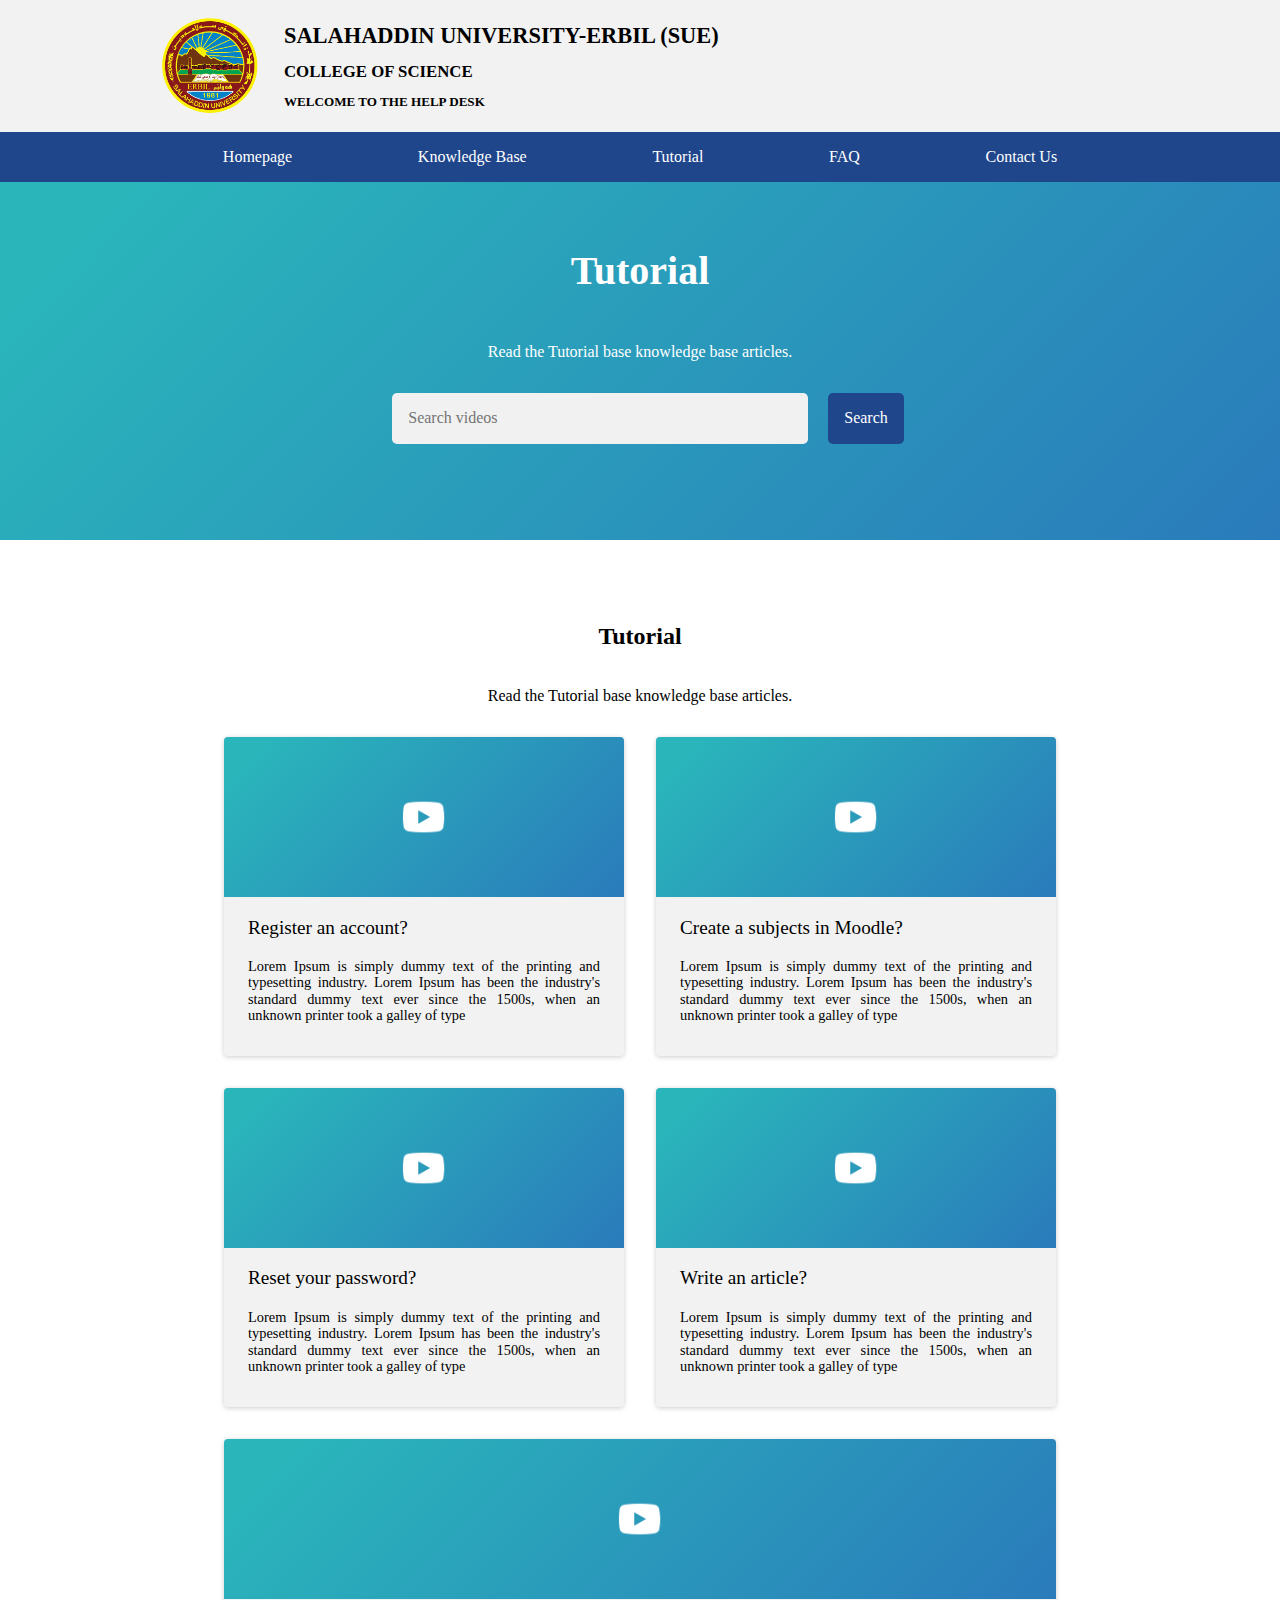
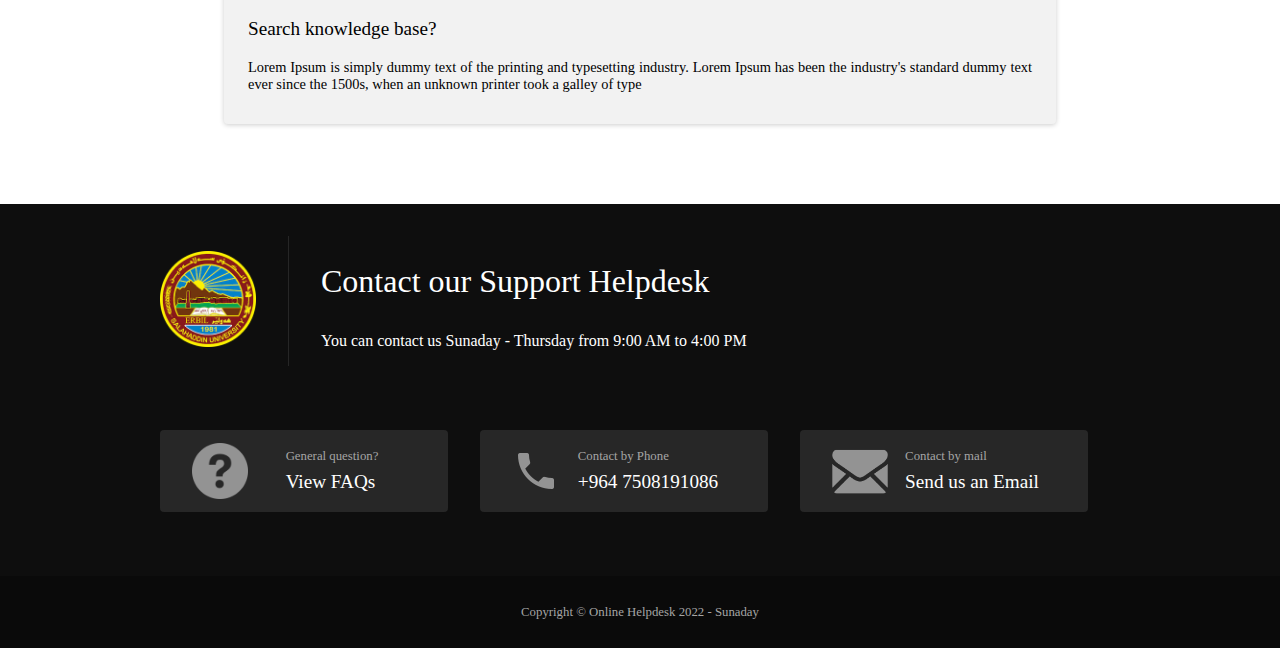
<file: front-main/videos/index.html>
<!DOCTYPE html>
<html lang="en">

<head>
    <meta charset="UTF-8">
    <meta http-equiv="X-UA-Compatible" content="IE=edge">
    <meta name="viewport" content="width=device-width, initial-scale=1.0">
    <link rel="stylesheet" href="assets/styles/normalize.css">
    <link rel="stylesheet" href="assets/styles/styles.css" type="text/css">
    <link rel="shortcut icon" href="assets/images/salahaddinuniversity.gif" type="image/gif" />
    <title>Help Desk</title>
</head>

<body>
    <header>
        <div class="container">
            <div id="branding">
                <img src="assets/images/salahaddinuniversity.gif" alt="Salahaddin University" width="100" height="100">
                <div id="branding-text">
                    <h1>Salahaddin University-Erbil (SUE)</h1>
                    <h2>College of Science</h2>
                    <h3>Welcome to the help desk</h3>
                </div>
            </div>
        </div>
    </header>

    <nav>
        <div class="container">
            <ul>
              <li><a href="#">Homepage</a></li>
              <li><a href="#">Knowledge Base</a></li>
              <li><a href="#">Tutorial</a></li>
              <li><a href="#">FAQ</a></li>
              <li><a href="#">Contact Us</a></li>
            </ul>
        </div>
    </nav>

    <section id="showcase">
        <div class="container">
            <h2>Tutorial</h2>
            <div class="search">
                <p>Read the Tutorial base knowledge base articles.</p>
                <form action="">
                    <input type="text" placeholder="Search videos">
                    <button type="submit">Search</button>
                </form>
            </div>
        </div>
    </section>

    <section id="videos">
        <div class="container">
            <h2>
                Tutorial
            </h2>
            <p>Read the Tutorial base knowledge base articles.</p>
            <div class="video-list">
                <div class="card">
                    <a href="#">
                        <div class="card-image">
                            <img src="assets/images/yt.png" alt="Knowledge Base">
                        </div>
                        <h3>Register an account?</h3>
                        <p>Lorem Ipsum is simply dummy text of the printing and typesetting industry. Lorem Ipsum has
                            been the industry's standard dummy text ever since the 1500s, when an unknown printer took a
                            galley of type</p>
                    </a>
                </div>
                <div class="card">
                    <a href="#">
                        <div class="card-image">
                            <img src="assets/images/yt.png" alt="FAQs">
                        </div>
                        <h3>Create a subjects in Moodle?</h3>
                        <p>Lorem Ipsum is simply dummy text of the printing and typesetting industry. Lorem Ipsum has
                            been the industry's standard dummy text ever since the 1500s, when an unknown printer took a
                            galley of type</p>
                    </a>
                </div>
                <div class="card">
                    <a href="#">
                        <div class="card-image">
                            <img src="assets/images/yt.png" alt="More Questions">
                        </div>
                        <h3>Reset your password?</h3>
                        <p>Lorem Ipsum is simply dummy text of the printing and typesetting industry. Lorem Ipsum has
                            been the industry's standard dummy text ever since the 1500s, when an unknown printer took a
                            galley of type</p>
                    </a>
                </div>
                <div class="card">
                    <a href="#">
                        <div class="card-image">
                            <img src="assets/images/yt.png" alt="More Questions">
                        </div>
                        <h3>Write an article?</h3>
                        <p>Lorem Ipsum is simply dummy text of the printing and typesetting industry. Lorem Ipsum has
                            been the industry's standard dummy text ever since the 1500s, when an unknown printer took a
                            galley of type</p>
                    </a>
                </div>
                <div class="card">
                    <a href="#">
                        <div class="card-image">
                            <img src="assets/images/yt.png" alt="More Questions">
                        </div>
                        <h3>Search knowledge base?</h3>
                        <p>Lorem Ipsum is simply dummy text of the printing and typesetting industry. Lorem Ipsum has
                            been the industry's standard dummy text ever since the 1500s, when an unknown printer took a
                            galley of type</p>
                    </a>
                </div>
            </div>
        </div>
    </section>

    

    <footer>
        <div class="container">
            <div class="footer-content">
                <div class="footer-logo">
                    <img src="assets/images/logo.png" alt="">
                </div>
                <div class="footer-text">
                    <h2>Contact our Support Helpdesk</h2>
                    <p>You can contact us Sunaday - Thursday from 9:00 AM to 4:00 PM</p>
                </div>
            </div>
            <div class="footer-contact">
                <div class="footer-contact-item">
                    <a href="#">
                        <img src="assets/images/question-white.png" alt="">
                        <p>General question?</p>
                        <h3>View FAQs</h3>
                    </a>
                </div>
                <div class="footer-contact-item">
                    <a href="#">
                        <img src="assets/images/phone.png" alt="">
                        <p>Contact by Phone</p>
                        <h3>+964 7508191086</h3>
                    </a>
                </div>
                <div class="footer-contact-item">
                    <a href="#">
                        <img src="assets/images/mail-white.png" alt="">
                        <p>Contact by mail</p>
                        <h3>Send us an Email</h3>
                    </a>
                </div>
            </div>
            <!-- copyright -->
        </div>
        <div class="copyright">
            <p>Copyright © Online Helpdesk 2022 - Sunaday</p>
        </div>
    </footer>

</body>

</html>
</file>
<file: front-main/article-page/assets/styles/styles.css>
header {
    background-color: #f2f2f2;
    padding: 1rem;
}
.container {
    max-width: 960px;
    margin: auto;
}
header .container {
    display: flex;
    flex-direction: column;
}
header #branding {
    display: flex;
    align-items: center;
}
header #branding-text {
    display: flex;
    flex-direction: column;
    margin-left: 1.5rem;
    font-size: .7rem;
}
header #branding-text h1, header #branding-text h2, header #branding-text h3 {
    margin: .4rem 0;
    text-transform: uppercase;
}
nav {
    background-color: #1f468B;
}
nav ul {
    display: flex;
    justify-content: space-around;
    list-style-type: none;
    margin: auto;
    padding: 0;
}
nav ul li {
    height: 100%;
    padding: 1rem 0;
}
nav ul li a {
    color: #fff;
    text-decoration: none;
}
nav ul li a:hover {
    text-decoration: underline;
}

#article .article-header {
    background-color: #2ab5bb;
    background-image: linear-gradient(135deg, #2ab5bb 8%, #2a7bbb);
    display: flex;
    min-height: 30vh;
    justify-content: center;
}

#article .article-header .container {
    display: flex;
    flex-direction: column;
    justify-content: space-evenly;
    align-items: center;
    margin: 1rem;
}

#article .article-header .container .article-title {
    text-align: center;
    font-size: 1.5rem;
    font-weight: bold;
    color: #fff;
}

.article-meta {
    display: flex;
    justify-content: space-evenly;
    align-items: center;
    flex-wrap: wrap;
}

.article-meta > div {
    min-width: 200px;
}

.article-meta p {
    color: #fff;
    font-size: .9rem;
    text-align: center;
}

#article .container {
    display: flex;
}

#article .container .faq-categories {
    margin-top: 2rem;
    margin-left: 1rem;
    margin-right: 1rem;
    width: 20%;
}

#article .container .faq-categories ul {
    list-style-type: none;
    padding: 0;
}

#article .container .faq-categories ul li {
    line-height: 2rem;
}

#article .container .faq-categories ul li a {
    text-decoration: none;
    color: #2a7bbb;
}

.article-content {
    width: 80%;
    padding: 1rem;
}

.article-content {
    font-size: 1.2rem;
    line-height: 1.7;
}

.article-content blockquote {
    background-color: #f2f2f2;
    border-left: 5px solid #2ab5bb;
    padding: 1rem;
    margin: 1rem;
    font-style: italic;
}

.article-content img {
    max-width: 90%;
    margin: 1rem auto;
    padding: 1rem;
}

footer {
    background-color: #0E0E0E;
    color: #fff;
}
footer .container {
    display: flex;
    flex-direction: column;
    justify-content: space-between;
    align-items: center;
}
footer .footer-content {
    display: flex;
    width: 100%;
    justify-content: flex-start;
    align-items: center;
    margin-top: 2rem;
}
footer .footer-logo img {
    max-width:230px;
    max-height:96px;
    width: auto;
    height: auto;
}
footer .footer-text {
    display: flex;
    flex-direction: column;
    align-items: flex-start;
    margin-left: 2rem;
    border-left: 1px solid hsla(0, 0%, 100%, 0.1);
    padding-left: 2rem;
}
footer .footer-text h2 {
    font-size: 2rem;
    font-weight: 500;
    margin-bottom: 1rem;
}
footer .footer-contact {
    display: flex;
    justify-content: space-between;
    margin: 4rem auto;
    width: 100%;
}
footer .footer-contact .footer-contact-item {
    display: flex;
    margin-right: 2rem;
    width: 25%;
    background-color: #272727;
    border-radius: 4px;
    padding: 1rem 2rem
}
footer .footer-contact .footer-contact-item a {
    display: flex;
    flex-direction: column;
    flex-wrap: wrap;
    justify-content: center;
    align-items: flex-start;
    max-height: 50px;
    text-decoration: none;
    color: #fff;
    width: 100%;
}
footer .footer-contact .footer-contact-item img {
    max-height: 56px;
    opacity: .5;
}
footer .footer-contact .footer-contact-item a:hover img {
    opacity: 1;
}
footer .footer-contact .footer-contact-item p {
    margin: auto 1rem;
    font-size: .8rem;
    font-weight: 500;
    color: #a5a5a5;
}
footer .footer-contact .footer-contact-item h3 {
    font-size: 1.2rem;
    font-weight: 400;
    margin: auto 1rem;
}
footer .copyright {
    display: flex;
    justify-content: center;
    margin: 0 auto;
    font-size: .8rem;
    color: #a5a5a5;
    background-color: #0A0A0A;
    padding: 1rem;
}

@media screen and (max-width: 959px) {

    #related .article {
       margin-bottom: 2rem;
    }

    footer .footer-content {
        justify-content: center;
    }
    footer .footer-contact {
        flex-wrap: wrap;
        justify-content: space-evenly;
    }
    footer .footer-contact .footer-contact-item {
        width: 40%;
        margin: 1rem;
    }
}

@media screen and (max-width: 768px) {

    #article .container {
        flex-direction: column;
        align-items: center;
    }

    #article .container .faq-categories {
        width: 90%;
        text-align: center;
    }

    .article-content {
        width: 90%;
    }

    footer .footer-contact .footer-contact-item {
        width: 50%;
    }

    footer .footer-content {
        margin-top: 4rem;
        flex-direction: column;
    }
    footer .footer-text {
        align-items: center;
        border-left: none;
        margin-left: 0;
        padding-left: 0;
        margin-top: 1rem;
    }
}

@media screen and (max-width: 480px) {

    footer .footer-contact .footer-contact-item {
        width: 80%;
    }

    header #branding-text {
        font-size: 0.6rem;
    }

    .author-details {
        width: 80%;
    }

    .author-info {
        flex-direction: column;
    }

    nav ul {
        flex-direction: column;
        align-items: center;
    }

}
</file>
<file: front-main/contact-us/assets/styles/styles.css>
header {
    background-color: #f2f2f2;
    padding: 1rem;
}
.container {
    max-width: 960px;
    margin: auto;
}
header .container {
    display: flex;
    flex-direction: column;
}
header #branding {
    display: flex;
    align-items: center;
}
header #branding-text {
    display: flex;
    flex-direction: column;
    margin-left: 1.5rem;
    font-size: .7rem;
}
header #branding-text h1, header #branding-text h2, header #branding-text h3 {
    margin: .4rem 0;
    text-transform: uppercase;
}
nav {
    background-color: #1f468B;
}
nav ul {
    display: flex;
    justify-content: space-around;
    list-style-type: none;
    margin: auto;
    padding: 0;
}
nav ul li {
    height: 100%;
    padding: 1rem 0;
}
nav ul li a {
    color: #fff;
    text-decoration: none;
}
nav ul li a:hover {
    text-decoration: underline;
}
#showcase {
    background-color: #2ab5bb;
    background-image: linear-gradient(135deg, #2ab5bb 8%, #2a7bbb);
    display: flex;
    min-height: 35vh;
}
#showcase .container {
    display: flex;
    align-items: center;
    flex-direction: column;
    justify-content: space-between;
    padding: 1rem;
}
#showcase .container h2 {
    font-size: 2.5rem;
    line-height: 4rem;
    color: #fff;
    width: 55%;
    height: 100%;
    text-align: center;
}
#showcase .container .contact-info {
    display: flex;
    flex-wrap: wrap;
    justify-content: space-evenly;
    width: 90vw;
    margin-bottom: 2rem;
    padding-top: 2rem;
}

#showcase .container .contact-info div {
    color: #fff;
    display: flex;
    flex-direction: column;
    align-items: center;
    padding: 1rem;
}

#showcase .container .contact-info div img {
    max-width: 5rem;
    display: block;
    padding-bottom: 1rem;
}
.contact {
    background-color: #f7f9fa;
    padding: 1rem;
}

.contact .contact-form {
    padding: 4rem;
}

.contact-form form {
    display: flex;
    flex-direction: column;
}

.contact-form .input-row {
    display: flex;
    margin-bottom: 1rem;
    justify-content: space-between;
}

.contact-form .input-row .field {
    width: 45%;
}

.contact-form label {
    display: inline-block;
    margin-bottom: .8rem;
}

.contact-form .input-row .field input {
    width: 100%;
}

.contact-form input[type='text'],
.contact-form input[type='email'],
.contact-form textarea {
    color: #333333;
    padding: 1rem;
    border: 1px solid #e9e9e9;
    border-radius: 5px;
    margin-bottom: 1rem;
    background-color: #f8f8f8;
    transition: border 200ms ease, background-color 200ms ease;
}

.contact-form textarea {
    height: 200px;
    width: 100%;
}

.contact-form input[type='submit'] {
    width: 104%;
    background-color: #2ab5bb;
    color: #fff;
    padding: 1rem;
    border: none;
    border-radius: 5px;
    cursor: pointer;
    margin: 2rem auto;
}

.contact-form .submit-button-text {
    display: flex;
    justify-content: center;
    margin-top: 3.5rem
}


.contact-form .submit-button-text strong {
    color:#777;
}

.contact-form .submit-button-text a {
    text-decoration: none;
    color: #2a7bbb;
}

footer {
    background-color: #0E0E0E;
    color: #fff;
}
footer .container {
    display: flex;
    flex-direction: column;
    justify-content: space-between;
    align-items: center;
}
footer .footer-content {
    display: flex;
    width: 100%;
    justify-content: flex-start;
    align-items: center;
    margin-top: 2rem;
}
footer .footer-logo img {
    max-width:230px;
    max-height:96px;
    width: auto;
    height: auto;
}
footer .footer-text {
    display: flex;
    flex-direction: column;
    align-items: flex-start;
    margin-left: 2rem;
    border-left: 1px solid hsla(0, 0%, 100%, 0.1);
    padding-left: 2rem;
}
footer .footer-text h2 {
    font-size: 2rem;
    font-weight: 500;
    margin-bottom: 1rem;
}
footer .footer-contact {
    display: flex;
    justify-content: space-between;
    margin: 4rem auto;
    width: 100%;
}
footer .footer-contact .footer-contact-item {
    display: flex;
    margin-right: 2rem;
    width: 25%;
    background-color: #272727;
    border-radius: 4px;
    padding: 1rem 2rem
}
footer .footer-contact .footer-contact-item a {
    display: flex;
    flex-direction: column;
    flex-wrap: wrap;
    justify-content: center;
    align-items: flex-start;
    max-height: 50px;
    text-decoration: none;
    color: #fff;
    width: 100%;
}
footer .footer-contact .footer-contact-item img {
    max-height: 56px;
    opacity: .5;
}
footer .footer-contact .footer-contact-item a:hover img {
    opacity: 1;
}
footer .footer-contact .footer-contact-item p {
    margin: auto 1rem;
    font-size: .8rem;
    font-weight: 500;
    color: #a5a5a5;
}
footer .footer-contact .footer-contact-item h3 {
    font-size: 1.2rem;
    font-weight: 400;
    margin: auto 1rem;
}
footer .copyright {
    display: flex;
    justify-content: center;
    margin: 0 auto;
    font-size: .8rem;
    color: #a5a5a5;
    background-color: #0A0A0A;
    padding: 1rem;
}

@media screen and (max-width: 959px) {

    footer .footer-content {
        justify-content: center;
    }
    footer .footer-contact {
        flex-wrap: wrap;
        justify-content: space-evenly;
    }
    footer .footer-contact .footer-contact-item {
        width: 40%;
        margin: 1rem auto;
    }
}

@media screen and (max-width: 768px) {

    #showcase .container {
        flex-direction: column;
    }
    #showcase .container h2 {
        width: 100%;
        text-align: center;
    }

    .contact .contact-form {
        padding: 4rem 2rem;
    }

    .contact-form .input-row {
        flex-direction: column;
    }

    .contact-form .input-row .field {
        width: 100%;
    }

    .contact-form .input-row .field input,
    .contact-form textarea,
    .contact-form input[type='submit'] {
        width: 90%;
    }



    footer .footer-contact .footer-contact-item {
        width: 50%;
    }

    footer .footer-content {
        margin-top: 4rem;
        flex-direction: column;
    }
    footer .footer-text {
        align-items: center;
        border-left: none;
        margin-left: 0;
        padding-left: 0;
        margin-top: 1rem;
    }
}

@media screen and (max-width: 480px) {
    nav ul {
        flex-direction: column;
        align-items: center;
    }

    .contact-form .submit-button-text {
        flex-direction: column;
        text-align: center;
    }

    footer .footer-contact .footer-contact-item {
        width: 80%;
        margin: 1rem 2rem;
    }

    footer .footer-text {
        text-align: center;
    }

}
</file>
<file: front-main/faq/assets/styles/styles.css>
header {
    background-color: #f2f2f2;
    padding: 1rem;
}
.container {
    max-width: 960px;
    margin: auto;
}
header .container {
    display: flex;
    flex-direction: column;
}
header #branding {
    display: flex;
    align-items: center;
}
header #branding-text {
    display: flex;
    flex-direction: column;
    margin-left: 1.5rem;
    font-size: .7rem;
}
header #branding-text h1, header #branding-text h2, header #branding-text h3 {
    margin: .4rem 0;
    text-transform: uppercase;
}
nav {
    background-color: #1f468B;
}
nav ul {
    display: flex;
    justify-content: space-around;
    list-style-type: none;
    margin: auto;
    padding: 0;
}
nav ul li {
    height: 100%;
    padding: 1rem 0;
}
nav ul li a {
    color: #fff;
    text-decoration: none;
}
nav ul li a:hover {
    text-decoration: underline;
}
#showcase {
    background-color: #2ab5bb;
    background-image: linear-gradient(135deg, #2ab5bb 8%, #2a7bbb);
    display: flex;
    min-height: 35vh;
}
#showcase .container {
    display: flex;
    flex-direction: column;
    align-items: center;
    justify-content: space-between;
    padding: 1rem;
}
#showcase .container h2 {
    font-size: 2.5rem;
    padding: 1rem 0 0;
    color: #fff;
    height: 100%;
}

#showcase .container p {
    font-weight: 500;
    margin: 1rem;
    color: #f1f1f1;
}
#showcase .search {
    display: flex;
    flex-direction: column;
    justify-content: center;
    align-items: center;
}
#showcase .search p {
    color: #fff;
}
#showcase .search input {
    border: none;
    border-radius: 5px;
    padding: 1rem;
    background-color: #f1f1f1;
    color: #000;
    margin: 1rem;
    width: 30vw;
    margin-bottom: 5rem;
}
#showcase .search button {
    background-color: #1f468B;
    color: #fff;
    border: none;
    padding: 1rem;
    border-radius: 5px;
    cursor: pointer;
}


/* design faq section */

#faq {
    background-color: #f2f2f2;
    padding: 1rem;
}

#faq .container {
    display: flex;
    flex-direction: column;
    justify-content: space-between;
    padding: 1rem;
}



#faq {
    background-color: #f7f9fa;
}
#faq .container {
    display: flex;
    flex-direction: row;
    justify-content: space-between;
    padding: 1rem;
}

#faq .container .faq-categories {
    width: 20%;
}

#faq .container .faq-categories ul {
    list-style-type: none;
    padding: 0;
}

#faq .container .faq-categories ul li {
    line-height: 2rem;
}

#faq .container .faq-categories ul li a {
    text-decoration: none;
    color: #2a7bbb;
}

#faq .container .questions {
    width: 80%;
    display: flex;
    flex-direction: column;
    flex-wrap: wrap;
    justify-content: center;
    padding: 1rem 1rem 2rem 1rem;
}
#faq .container .questions > h2 {
    font-size: 1.5rem;
    font-weight: 800;
    text-align: center;
}
#faq .container .questions p {
    text-align: center;
    margin-bottom: 1rem;
}
#faq .container .questions .question {
    display: flex;
    flex-direction: column;
    border-radius: 4px;
    box-shadow: 0 1px 5px 0 rgba(0, 0, 0, 0.2), 0 2px 5px 0 rgba(0, 0, 0, 0.1);
    padding: 2rem;
    margin-bottom: 1rem;
    margin: 1rem 2rem;
    padding-bottom: 0;
}
#faq .container .questions .question h2 {
    cursor: pointer;
    font-size: 1.3rem;
}
#faq .container .questions .question .content {
    height: 0;
    opacity: 0;
    overflow: hidden;
    text-align: left;
    transition: all 500ms ease;
    padding: 1rem;
    line-height: 1.5rem;
    margin: 0;
    transition: all 0.2s ease-in-out;
}
#faq .container .questions .question .content.active {
    height: auto;
    opacity: 1;
}
#faq .container .questions .pagination {
    display: flex;
    justify-content: center;
}
#faq .container .questions .pagination div {
    padding: 1rem 1.2rem;
    border-radius: 4px;
    background-color: #f2f2f2;
    margin: 2rem .5rem;
    cursor: pointer;
}
#faq .container .questions .pagination div:hover {
    transition: all .5s ease-out;
    background-color: #fff;
    color: #0A0A0A;
}

#faq .container .questions .pagination .current {
    background-color: #1f468B;
    color: #f2f2f2;
}
#faq .container .questions .pagination img {
    max-width: 16px;

}
#faq .container .questions .pagination .back img {
    transform: rotateY(180deg);
}

#faq .container .questions .pagination .back,
#faq .container .questions .pagination .next {
    background-color: #e5e5e5;
    display: flex;
    align-items: center;
}
footer {
    background-color: #0E0E0E;
    color: #fff;
}
footer .container {
    display: flex;
    flex-direction: column;
    justify-content: space-between;
    align-items: center;
}
footer .footer-content {
    display: flex;
    width: 100%;
    justify-content: flex-start;
    align-items: center;
    margin-top: 2rem;
}
footer .footer-logo img {
    max-width:230px;
    max-height:96px;
    width: auto;
    height: auto;
}
footer .footer-text {
    display: flex;
    flex-direction: column;
    align-items: flex-start;
    margin-left: 2rem;
    border-left: 1px solid hsla(0, 0%, 100%, 0.1);
    padding-left: 2rem;
}
footer .footer-text h2 {
    font-size: 2rem;
    font-weight: 500;
    margin-bottom: 1rem;
}
footer .footer-contact {
    display: flex;
    justify-content: space-between;
    margin: 4rem auto;
    width: 100%;
}
footer .footer-contact .footer-contact-item {
    display: flex;
    margin-right: 2rem;
    width: 25%;
    background-color: #272727;
    border-radius: 4px;
    padding: 1rem 2rem
}
footer .footer-contact .footer-contact-item a {
    display: flex;
    flex-direction: column;
    flex-wrap: wrap;
    justify-content: center;
    align-items: flex-start;
    max-height: 50px;
    text-decoration: none;
    color: #fff;
    width: 100%;
}
footer .footer-contact .footer-contact-item img {
    max-height: 56px;
    opacity: .5;
}
footer .footer-contact .footer-contact-item a:hover img {
    opacity: 1;
}
footer .footer-contact .footer-contact-item p {
    margin: auto 1rem;
    font-size: .8rem;
    font-weight: 500;
    color: #a5a5a5;
}
footer .footer-contact .footer-contact-item h3 {
    font-size: 1.2rem;
    font-weight: 400;
    margin: auto 1rem;
}
footer .copyright {
    display: flex;
    justify-content: center;
    margin: 0 auto;
    font-size: .8rem;
    color: #a5a5a5;
    background-color: #0A0A0A;
    padding: 1rem;
}

@media screen and (max-width: 959px) {
    #articles .container .articles-header {
        justify-content: space-around;
        margin-bottom: 1rem;
    }
    #articles .container .articles {
        justify-content: center;
    }
    #news-events .container .news-events {
        flex-wrap: wrap;
        justify-content: space-evenly;
    }
    footer .footer-content {
        justify-content: center;
    }
    footer .footer-contact {
        flex-wrap: wrap;
        justify-content: space-evenly;
    }
    footer .footer-contact .footer-contact-item {
        width: 40%;
        margin: 1rem auto;
    }
}

@media screen and (max-width: 768px) {
    #main-links .container {
        flex-wrap: wrap;
        justify-content: space-evenly;
    }
    #showcase .container {
        flex-direction: column;
    }
    #showcase .container h2 {
        width: 100%;
        text-align: center;
    }

    #showcase .search input {
        width: 50vw;
    }

    #categories .container {
        flex-direction: column;
    }

    #categories .category {
        width: 75%;
    }

    #featured-articles .container {
        flex-direction: column;
    }

    #featured-articles .updated {
        margin-top: 2rem;
    }

    #featured-articles .container > div {
        width: 85%;
    }

    #faq .container {
        flex-direction: column;
        align-items: center;
    }

    #faq .container .faq-categories {
        width: 100%;
        text-align: center;
    }

    #faq .container .questions {
        width: 100%;
    }

    footer .footer-contact .footer-contact-item {
        width: 50%;
    }

    footer .footer-content {
        margin-top: 4rem;
        flex-direction: column;
    }
    footer .footer-text {
        align-items: center;
        border-left: none;
        margin-left: 0;
        padding-left: 0;
        margin-top: 1rem;
    }
}

@media screen and (max-width: 480px) {
    #showcase .container .search {
        width: 100%;
    }
    #showcase .container .search form {
        display: flex;
        flex-direction: column;
        align-items: center;
        margin-bottom: 2rem;
    }
    #showcase .container .search form input {
        margin-bottom: 2rem;
        width: 100%;
    }
    nav ul,
    #articles .container .articles-header {
        flex-direction: column;
        align-items: center;
    }

    #articles .container .articles-header {
        margin-bottom: 3rem;
    }

    #showcase .search form {
        text-align: center;
    }

    #showcase .search input {
        margin-bottom: 3rem;
    }

    #showcase .search button {
        margin-bottom: 3rem;
    }

    #newsletter form {
        flex-direction: column;
    }

    #newsletter form input {
        width: 75vw;
        margin-bottom: 3rem;
    }

    footer .footer-contact .footer-contact-item {
        width: 80%;
        margin: 1rem 2rem;
    }

    footer .footer-text {
        text-align: center;
    }

}
</file>
<file: front-main/homepage/assets/styles/styles.css>
header {
    background-color: #f2f2f2;
    padding: 1rem;
}
.container {
    max-width: 960px;
    margin: auto;
    font-family: 'Arimo', Arial, Helvetica, sans-serif;
}
header .container {
    display: flex;
    flex-direction: column;
}
header #branding {
    display: flex;
    align-items: center;
}
header #branding-text {
    display: flex;
    flex-direction: column;
    margin-left: 1.5rem;
    font-size: .7rem;
}
header #branding-text h1, header #branding-text h2, header #branding-text h3 {
    margin: .4rem 0;
    text-transform: uppercase;
}
nav {
    background-color: #1f468B;
}
nav ul {
    display: flex;
    justify-content: space-around;
    list-style-type: none;
    margin: auto;
    padding: 0;
}
nav ul li {
    height: 100%;
    padding: 1rem 0;
}
nav ul li a {
    color: #fff;
    text-decoration: none;
}
nav ul li a:hover {
    text-decoration: underline;
}
#showcase {
    background-color: #2ab5bb;
    background-image: linear-gradient(135deg, #2ab5bb 8%, #2a7bbb);
    display: flex;
    min-height: 35vh;
}
#showcase .container {
    display: flex;
    flex-direction: column;
    align-items: center;
    justify-content: space-between;
    padding: 1rem;
}
#showcase .container h2 {
    font-size: 2.5rem;
    line-height: 4rem;
    color: #fff;
    height: 100%;
    text-align: center;
}
#showcase .search {
    display: flex;
    flex-direction: column;
    justify-content: center;
    align-items: center;
}
#showcase .search p {
    color: #fff;
}
#showcase .search input {
    border: none;
    border-radius: 5px;
    padding: 1rem;
    background-color: #f1f1f1;
    color: #000;
    margin: 1rem;
    width: 30vw;
    margin-bottom: 5rem;
}
#showcase .search button {
    background-color: #1f468B;
    color: #fff;
    border: none;
    padding: 1rem;
    border-radius: 5px;
    cursor: pointer;
}
#main-links .container {
    display: flex;
    margin: 4rem auto;
    position: relative;
    perspective: 2000px;
}
#main-links .container .card {
    display: flex;
    flex-direction: column;
    background-color: #f2f2f2;
    box-shadow: 0 1px 5px 0 rgba(0, 0, 0, 0.2);
    border-radius: 4px;
    margin: 1rem;
    min-height: 15rem;
    padding-bottom: 1rem;
}
#main-links .container .card:hover {
    transform: rotateX(0deg) rotateY(10deg) rotateZ(0deg);
    transition: transform 500ms ease;
}
#main-links .container .card a {
    text-decoration: none;
    color: #000;
}
#main-links .container .card .card-image {
    background-color: #2ab5bb;
    background-image: linear-gradient(135deg, #2ab5bb 8%, #2a7bbb);
    display: flex;
    align-items: center;
    justify-content: center;
    min-height: 10rem;
    border-radius: 4px 4px 0 0;
}
#main-links .container .card .card-image img {
    max-width:230px;
    max-height:48px;
    width: auto;
    height: auto;
}
#main-links .container .card h3 {
    font-size: 1.5rem;
    font-weight: 500;
    text-align: center;
}
#main-links .container .card p {
    font-size: .9rem;
    margin: 0 2rem;
    text-align: center;
    padding-bottom: 1rem;
}
#articles {
    background-color: #f2f2f2;
    padding: 1rem 0;
}
#articles .container {
    display: flex;
    flex-direction: column;
}
#articles .container .articles-header {
    width: 100%;
    display: flex;
    align-items: center;
    justify-content: space-between;
}
#articles .container .articles-header h2 {
    font-size: 2rem;
    line-height: 4rem;
}
#articles .container .articles-header button {
    background-color: #1f468B;
    color: #fff;
    border: none;
    padding: .8rem 1.5rem;
    border-radius: 4px;
    font-size: .9rem;
    cursor: pointer;
    text-transform: uppercase;
    margin-right: 1rem;
}
#articles .container .articles-header button:hover {
    background-color: #2ab5bb;
    transition: background-color 200ms ease;
}
#articles .container .articles {
    display: flex;
    flex-wrap: wrap;
    perspective: 2000px;
    position: relative;
}
#articles .container .articles .article a {
    text-decoration: none;
    color: #000;
}
#articles .container .articles .article {
    display: flex;
    flex-direction: column;
    border-radius: 4px;
    color: #1f468B;
    background-color: #fff;
    background-size: 25px;
    background-repeat: no-repeat;
    background-position: 126% 50%;
    box-shadow: 0 2px 5px 0 rgba(0, 0, 0, 0.1);
    background-image: url("../images/Icon-arrow-right-white.png");
    transition: background-color 300ms ease, background-position 200ms ease, color 200ms ease, transform 200ms ease;
    transform-style: preserve-3d;
    text-decoration: none;
    padding: 2rem;
    margin: 0;
    margin-bottom: 1rem;
    margin-right: 1rem;
    min-width: 15rem;
}
#articles .container .article p.article-category {
    display: inline-block;
    font-size: .7rem;
    text-transform: uppercase;
    background-color: #1f468B;
    color: #fff;
    padding: .3rem 1rem;
    margin: 0;
    border-radius: 3px;
    text-decoration: none;
}
#articles .container .article:hover {
    color: #fff;
    background-color: #13344e;
    background-position: 89% 50%;
    -webkit-transform: rotateX(0deg) rotateY(10deg) rotateZ(0deg);
    transform: rotateX(0deg) rotateY(10deg) rotateZ(0deg);
    text-decoration: none;
}
#articles .container .article:hover p.article-category {
    background-color: #fff;
    color: #1f468B;
}
#articles .container .article:hover a {
    color: #fff;
}
#news-events {
    background-color: #f7f9fa;
}
#news-events .container .news-events {
    display: flex;
    padding: 5rem 0;
    flex-wrap: wrap;
    justify-content: center;
}
#news-events .container .news-events > div {
    width: 25%;
    min-height: 15rem;
    padding: 1rem 2rem 2rem 2rem;
    margin-bottom: 1rem;
    margin-left: 1rem;
    background-color: #fff;
    border-radius: 4px;
    min-width: 15rem;
    box-shadow: 0 1px 5px 0 rgba(0, 0, 0, 0.2), 0 2px 5px 0 rgba(0, 0, 0, 0.1);
}
#news-events .container .news-events h2 {
    font-size: 1.5rem;
    font-weight: 800;
    margin-bottom: 2rem;
}
#news-events .container .news-events a {
    text-decoration: none;
    color: #1f468B ;
}
#news-events .container .news-events a:hover {
    color: #176d70;
    transition: color 500ms ease;
}
#news-events .container .news-events p {
    display: flex;
    align-items: center;
    margin-bottom: 1rem;
}
#news-events .container .faqs .faq-item a {
    display: flex;
    flex-direction: column;
    padding-bottom: 1rem;
    margin-bottom: 1rem;
    border-bottom: 1px solid #e6e6e6;
}
#news-events .container .faqs button,
#contact-us .contact-us .form button {
    background-color: #1f468B;
    color: #fff;
    border: none;
    padding: .8rem 1.5rem;
    border-radius: 4px;
    font-size: .9rem;
    cursor: pointer;
    margin-right: 1rem;
    width: 100%;
}
#video-tutorials .container .other-videos button {
    background-color: #1f468B;
    color: #fff;
    border: none;
    padding: .8rem 1.5rem;
    border-radius: 4px;
    font-size: .9rem;
    cursor: pointer;
    margin: auto;
}
#news-events .container .faqs button:hover,
#contact-us .contact-us .form button:hover,
#video-tutorials .container .other-videos button:hover {
    background-color: #2ab5bb;
    transition: background-color 200ms ease;
}
#contact-us {
    background-color: #f2f2f2;
    padding: 4rem 0;
}
#contact-us .contact-us {
    display: flex;
    align-items: center;
    justify-content: space-evenly;
}
#video-tutorials h2 {
    text-align: center;
    padding: 1rem 0;
}
#video-tutorials .container {
    display: flex;
    flex-wrap: wrap;
    align-items: space-between;
    margin-bottom: 4rem;
}
#video-tutorials .container .video-wrapper,
#video-tutorials .container .other-videos {
    display: flex;
    align-items: center;
    min-height: 45vh;
    border-radius: 4px;
    box-shadow: 0 1px 5px 0 rgba(0, 0, 0, 0.2), 0 2px 5px 0 rgba(0, 0, 0, 0.1);
}

#video-tutorials .container .video-wrapper {
    width: 65%;
    box-sizing: border-box;
}

#video-tutorials .container .video-wrapper .video {
    display: flex;
    width: 100%;
    height: 100%;
    justify-content: center;
    align-items: center;
}

#video-tutorials .container .other-videos {
    display: flex;
    flex-direction: column;
    min-width: 30%;
    padding-top: 1rem;
    padding-bottom: 1rem;
    box-sizing: border-box;
    border-radius: 4px;
    margin-left: 1rem;
    align-items: flex-start;
    justify-content: space-evenly;
    flex-grow: 1;
}
#video-tutorials .container .other-videos h2 {
    font-size: 1.3rem;
    font-weight: 800;
    padding: 1rem 3rem;
}

#video-tutorials .container .other-videos ul {
    list-style-type: none;
    margin: 0 auto;
    padding: 1rem 3rem;
}

#video-tutorials .container .other-videos ul li {
    padding-bottom: 1rem;
}

#video-tutorials .container .other-videos ul a {
    color: #1f468B;
    text-decoration: none;
}
#quick-questions {
    background-color: #f7f9fa;
}
#quick-questions .container .quick-question {
    display: flex;
    flex-direction: column;
    flex-wrap: wrap;
    justify-content: center;
    padding: 1rem 1rem 2rem 1rem;
}
#quick-questions .container .quick-question > h2 {
    font-size: 1.5rem;
    font-weight: 800;
    text-align: center;
}
#quick-questions .container .quick-question p {
    text-align: center;
    margin-bottom: 1rem;
}
#quick-questions .container .quick-question .question {
    display: flex;
    flex-direction: column;
    border-radius: 4px;
    box-shadow: 0 1px 5px 0 rgba(0, 0, 0, 0.2), 0 2px 5px 0 rgba(0, 0, 0, 0.1);
    padding: 2rem;
    margin-bottom: 1rem;
    margin: 1rem 2rem;
    padding-bottom: 0;
}
#quick-questions .container .quick-question .question h2 {
    cursor: pointer;
    font-size: 1.3rem;
}
#quick-questions .container .quick-question .question .content {
    height: 0;
    opacity: 0;
    overflow: hidden;
    text-align: left;
    transition: all 500ms ease;
    padding: 1rem;
    line-height: 1.5rem;
    margin: 0;
    transition: all 0.2s ease-in-out;
}
#quick-questions .container .quick-question .question .content.active {
    height: auto;
    opacity: 1;
}
footer {
    background-color: #0E0E0E;
    color: #fff;
}
footer .container {
    display: flex;
    flex-direction: column;
    justify-content: space-between;
    align-items: center;
}
footer .footer-content {
    display: flex;
    width: 100%;
    justify-content: center;
    align-items: center;
    margin-top: 2rem;
}
footer .footer-logo img {
    max-width:230px;
    max-height:96px;
    width: auto;
    height: auto;
}
footer .footer-text {
    display: flex;
    flex-direction: column;
    align-items: flex-start;
    margin-left: 2rem;
    border-left: 1px solid hsla(0, 0%, 100%, 0.1);
    padding-left: 2rem;
}
footer .footer-text h2 {
    font-size: 2rem;
    font-weight: 500;
    margin-bottom: 1rem;
}
footer .footer-contact {
    display: flex;
    justify-content: space-between;
    margin: 4rem auto;
    width: 100%;
}
footer .footer-contact .footer-contact-item {
    display: flex;
    margin-right: 2rem;
    width: 25%;
    background-color: #272727;
    border-radius: 4px;
    padding: 1rem 2rem
}
footer .footer-contact .footer-contact-item a {
    display: flex;
    flex-direction: column;
    flex-wrap: wrap;
    justify-content: center;
    align-items: flex-start;
    max-height: 50px;
    text-decoration: none;
    color: #fff;
    width: 100%;
}
footer .footer-contact .footer-contact-item img {
    max-height: 56px;
    opacity: .5;
}
footer .footer-contact .footer-contact-item a:hover img {
    opacity: 1;
}
footer .footer-contact .footer-contact-item p {
    margin: auto 1rem;
    font-size: .8rem;
    font-weight: 500;
    color: #a5a5a5;
}
footer .footer-contact .footer-contact-item h3 {
    font-size: 1.2rem;
    font-weight: 400;
    margin: auto 1rem;
}
footer .copyright {
    display: flex;
    justify-content: center;
    margin: 0 auto;
    font-size: .8rem;
    color: #a5a5a5;
    background-color: #0A0A0A;
    padding: 1rem;
}

@media screen and (max-width: 959px) {
    header .container {
        align-items: center;
    }
    #main-links .container {
        flex-wrap: wrap;
        justify-content: center;
    }
    #showcase .search input {
        width: 50vw;
    }
    #main-links .container .card {
        width: 18rem;
    }
    #articles .container .articles-header {
        justify-content: space-around;
        margin-bottom: 1rem;
    }
    #articles .container .articles {
        justify-content: center;
    }
    #news-events .container .news-events {
        flex-wrap: wrap;
    }

    #video-tutorials .container {
        flex-direction: column;
        align-items: center;
    }

    #video-tutorials .container .video-wrapper {
        width: 75%;
        margin-bottom: 2rem;
    }

    footer .footer-content {
        justify-content: center;
    }
    footer .footer-contact {
        flex-wrap: wrap;
        justify-content: center;
    }
    footer .footer-contact .footer-contact-item {
        width: 30%;
        margin: 1rem;
    }
}

@media screen and (max-width: 768px) {
    #showcase .container {
        flex-direction: column;
    }
    #showcase .container h2 {
        width: 100%;
        text-align: center;
    }
    #showcase .container .quick-links {
        width: 75%;
        margin: 3rem auto;
    }
    #showcase .container .quick-links ul li a {
        font-size: 1.0rem;
    }

    #contact-us .contact-us {
        flex-direction: column;
    }

    #contact-us .contact-us .text {
        text-align: center;
        padding: 0 2rem;
    }

    #video-tutorials .container .video-wrapper {
        width: 80%;
    }

    footer .footer-contact .footer-contact-item {
        width: 40%;
    }

    footer .footer-content {
        margin-top: 4rem;
        flex-direction: column;
    }
    footer .footer-text {
        align-items: center;
        border-left: none;
        margin-left: 0;
        padding: 0 2rem;
        margin-top: 1rem;
        text-align: center;
    }
}

@media screen and (max-width: 480px) {
    #showcase .container .search {
        width: 100%;
    }
    #showcase .container .search form {
        display: flex;
        flex-direction: column;
        align-items: center;
        margin-bottom: 2rem;
    }
    #showcase .container .search form input {
        margin-bottom: 2rem;
        width: 100%;
    }
    nav ul,
    #articles .container .articles-header {
        flex-direction: column;
        align-items: center;
    }

    #articles .container .articles-header {
        margin-bottom: 3rem;
    }

    #video-tutorials .container .video-wrapper {
        width: 90%;
    }

    footer .footer-contact .footer-contact-item {
        width: 80%;
        margin: 1rem 2rem;
    }

}
</file>
<file: front-main/knowledge-base/assets/styles/styles.css>
header {
    background-color: #f2f2f2;
    padding: 1rem;
}
.container {
    max-width: 960px;
    margin: auto;
}
header .container {
    display: flex;
    flex-direction: column;
}
header #branding {
    display: flex;
    align-items: center;
}
header #branding-text {
    display: flex;
    flex-direction: column;
    margin-left: 1.5rem;
    font-size: .7rem;
}
header #branding-text h1, header #branding-text h2, header #branding-text h3 {
    margin: .4rem 0;
    text-transform: uppercase;
}
nav {
    background-color: #1f468B;
}
nav ul {
    display: flex;
    justify-content: space-around;
    list-style-type: none;
    margin: auto;
    padding: 0;
}
nav ul li {
    height: 100%;
    padding: 1rem 0;
}
nav ul li a {
    color: #fff;
    text-decoration: none;
}
nav ul li a:hover {
    text-decoration: underline;
}
#showcase {
    background-color: #2ab5bb;
    background-image: linear-gradient(135deg, #2ab5bb 8%, #2a7bbb);
    display: flex;
    min-height: 35vh;
}
#showcase .container {
    display: flex;
    flex-direction: column;
    align-items: center;
    justify-content: space-between;
    padding: 1rem;
}
#showcase .container h2 {
    font-size: 2.5rem;
    padding: 1rem 0 0;
    color: #fff;
    height: 100%;
}

#showcase .container p {
    font-weight: 500;
    margin: 1rem;
    color: #f1f1f1;
}

#showcase .search {
    display: flex;
    flex-direction: column;
    justify-content: center;
    align-items: center;
}

#showcase .search input {
    border: none;
    border-radius: 5px;
    padding: 1rem;
    background-color: #f1f1f1;
    color: #000;
    margin: 1rem;
    width: 30vw;
    margin-bottom: 5rem;
}

#showcase .search button {
    background-color: #1f468B;
    color: #fff;
    border: none;
    padding: 1rem;
    border-radius: 5px;
    cursor: pointer;
    transition: all .2s ease-in-out;
}

#newsletter {
    background-color: #1f468B;
    padding: 3rem 1rem;
    display: flex;
    justify-content: center;
    align-items: center;
}

#newsletter h2 {
    color: #fff;
    font-size: 2rem;
    margin: 0;
    text-align: center;
}

#newsletter p {
    color: #f1f1f1;
    font-size: .9rem;
    margin: 0;
    text-align: center;
    margin-top: 2rem;
}

#newsletter form {
    display: flex;
    justify-content: center;
    align-items: center;
    margin-top: 2rem;
}

#newsletter form input {
    border: none;
    border-radius: 5px;
    padding: 1rem;
    background-color: #f1f1f1;
    color: #000;
    margin: 1rem;
    width: 30vw;
}

#newsletter form button {
    background-color: #2ab5bb;
    color: #fff;
    border: none;
    padding: 1rem;
    border-radius: 5px;
    cursor: pointer;
    transition: all .2s ease-in-out;
}

#categories {
    background-color: #f2f2f2;
    padding: 4rem 1rem;
}

#categories .container {
    display: flex;
    align-items: center;
    justify-content: space-evenly;
    flex-wrap: wrap;
}

#categories .category {
    display: flex;
    flex-direction: column;
    align-content: center;
    min-width: 25%;
    perspective: 2000px;
    position: relative;
    flex-wrap: wrap;
}

#categories .category a::before {
    content: "";
    display: block;
    position: absolute;
    top: 0;
    left: 0;
    width: 2%;
    height: 100%;
    background-color: #2b78be;
    border-radius: 5px 0 0 5px;
    transition: all .2s ease-in-out;
}

#categories .category:nth-child(2) a::before {
    background-color: #d54c4c;
}

#categories .category:nth-child(3) a::before {
    background-color: #24bd85;
}
#categories .category a {
    display: flex;
    flex-direction: column;
    border-radius: 5px;
    color: #1f468B;
    background-color: #fff;
    background-size: 25px;
    background-repeat: no-repeat;
    background-position: 126% 50%;
    box-shadow: 0 2px 5px 0 rgba(0, 0, 0, 0.1);
    background-image: url("../images/Icon-arrow-right-white.png");
    transition: background-color 300ms ease,
                background-position 200ms ease,
                color 200ms ease,
                transform 200ms ease;
    transform-style: preserve-3d;
    text-decoration: none;
    padding: 2rem 0 2rem 2rem;
    margin: 0;
    margin-bottom: 1rem;
    width: 100%;
    height: 100%;
    position: relative;
    cursor: pointer;
}
#categories .category a:hover {
    color: #fff;
    background-color: #13344e;
    background-position: 89% 50%;
    transform: rotateX(0deg) rotateY(10deg) rotateZ(0deg);
    text-decoration: none;
}
#categories .category a h3 {
    margin: 0;
}
#news-events {
    background-color: #f7f9fa;
}
#news-events .container > h2 {
    font-size: 2rem;
    font-weight: 800;
    padding-top: 4rem;
    text-align: center;
    margin: 0;
}
#news-events .container .news-events {
    display: flex;
    padding: 4rem 0;
    flex-wrap: wrap;
    justify-content: center;
}
#news-events .container .news-events > div {
    width: 25%;
    min-height: 15rem;
    padding: 1rem 2rem 2rem 2rem;
    margin-bottom: 1rem;
    margin-left: 1rem;
    background-color: #fff;
    border-radius: 4px;
    min-width: 15rem;
    box-shadow: 0 1px 5px 0 rgba(0, 0, 0, 0.2), 0 2px 5px 0 rgba(0, 0, 0, 0.1);
}
#news-events .container .news-events h2 {
    font-size: 1.5rem;
    font-weight: 800;
    margin-bottom: 2rem;
}

#news-events .container .news-events a {
    text-decoration: none;
    color: #1f468B ;
}
#news-events .container .news-events a:hover {
    color: #176d70;
    transition: color 500ms ease;
}
#news-events .container .news-events p {
    display: flex;
    align-items: center;
    margin-bottom: 1rem;
}
#news-events .container .faqs .faq-item a {
    display: flex;
    flex-direction: column;
    padding-bottom: 1rem;
    margin-bottom: 1rem;
    border-bottom: 1px solid #e6e6e6;
}
#news-events .container .faqs button {
    background-color: #1f468B;
    color: #fff;
    border: none;
    padding: .8rem 1.5rem;
    border-radius: 4px;
    font-size: .9rem;
    cursor: pointer;
    margin-right: 1rem;
    width: 100%;
}
#video-tutorials .container .other-videos button {
    background-color: #1f468B;
    color: #fff;
    border: none;
    padding: .8rem 1.5rem;
    border-radius: 4px;
    font-size: .9rem;
    cursor: pointer;
    margin: auto;
}
#news-events .container .faqs button:hover,
#video-tutorials .container .other-videos button:hover {
    background-color: #2ab5bb;
    transition: background-color 200ms ease;
}
#contact-us {
    background-color: #1f468B;
    padding: 4rem 0;
}
#contact-us .contact-us {
    display: flex;
    align-items: center;
    justify-content: space-evenly;
    flex-wrap: wrap;
    color: #fff;
}
#contact-us .contact-us .form button {
    background-color: #fff;
    color: #fff;
    border: none;
    padding: .8rem 1.5rem;
    border-radius: 4px;
    font-size: .9rem;
    cursor: pointer;
    margin-right: 1rem;
    width: 100%;
    color: #1f468B;
}
#contact-us .contact-us .form button:hover {
    background-color: #2ab5bb;
    transition: background-color 200ms ease;
    color: #fff;
}
footer {
    background-color: #0E0E0E;
    color: #fff;
}
footer .container {
    display: flex;
    flex-direction: column;
    justify-content: space-between;
    align-items: center;
}
footer .footer-content {
    display: flex;
    width: 100%;
    justify-content: flex-start;
    align-items: center;
    margin-top: 2rem;
}
footer .footer-logo img {
    max-width:230px;
    max-height:96px;
    width: auto;
    height: auto;
}
footer .footer-text {
    display: flex;
    flex-direction: column;
    align-items: flex-start;
    margin-left: 2rem;
    border-left: 1px solid hsla(0, 0%, 100%, 0.1);
    padding-left: 2rem;
}
footer .footer-text h2 {
    font-size: 2rem;
    font-weight: 500;
    margin-bottom: 1rem;
}
footer .footer-contact {
    display: flex;
    justify-content: space-between;
    margin: 4rem auto;
    width: 100%;
}
footer .footer-contact .footer-contact-item {
    display: flex;
    margin-right: 2rem;
    width: 25%;
    background-color: #272727;
    border-radius: 4px;
    padding: 1rem 2rem
}
footer .footer-contact .footer-contact-item a {
    display: flex;
    flex-direction: column;
    flex-wrap: wrap;
    justify-content: center;
    align-items: flex-start;
    max-height: 50px;
    text-decoration: none;
    color: #fff;
    width: 100%;
}
footer .footer-contact .footer-contact-item img {
    max-height: 56px;
    opacity: .5;
}
footer .footer-contact .footer-contact-item a:hover img {
    opacity: 1;
}
footer .footer-contact .footer-contact-item p {
    margin: auto 1rem;
    font-size: .8rem;
    font-weight: 500;
    color: #a5a5a5;
}
footer .footer-contact .footer-contact-item h3 {
    font-size: 1.2rem;
    font-weight: 400;
    margin: auto 1rem;
}
footer .copyright {
    display: flex;
    justify-content: center;
    margin: 0 auto;
    font-size: .8rem;
    color: #a5a5a5;
    background-color: #0A0A0A;
    padding: 1rem;
}

@media screen and (max-width: 959px) {
    #articles .container .articles-header {
        justify-content: space-around;
        margin-bottom: 1rem;
    }
    #articles .container .articles {
        justify-content: center;
    }
    #news-events .container .news-events {
        flex-wrap: wrap;
        justify-content: space-evenly;
    }
    footer .footer-content {
        justify-content: center;
    }
    footer .footer-contact {
        flex-wrap: wrap;
        justify-content: space-evenly;
    }
    footer .footer-contact .footer-contact-item {
        width: 40%;
        margin: 1rem auto;
    }
}

@media screen and (max-width: 768px) {
    #main-links .container {
        flex-wrap: wrap;
        justify-content: space-evenly;
    }
    #showcase .container {
        flex-direction: column;
    }
    #showcase .container h2 {
        width: 100%;
        text-align: center;
    }

    #showcase .search input {
        width: 50vw;
    }

    #categories .container {
        flex-direction: column;
    }

    #categories .category {
        width: 75%;
    }

    #featured-articles .container {
        flex-direction: column;
    }

    #featured-articles .updated {
        margin-top: 2rem;
    }

    #featured-articles .container > div {
        width: 85%;
    }

    #contact-us .contact-us {
        flex-direction: column;
    }

    #contact-us .contact-us .text {
        text-align: center;
        padding: 0 2rem;
    }

    footer .footer-contact .footer-contact-item {
        width: 50%;
    }

    footer .footer-content {
        margin-top: 4rem;
        flex-direction: column;
    }
    footer .footer-text {
        align-items: center;
        border-left: none;
        margin-left: 0;
        padding-left: 0;
        margin-top: 1rem;
    }
}

@media screen and (max-width: 480px) {
    nav ul,
    #articles .container .articles-header {
        flex-direction: column;
        align-items: center;
    }
    #showcase .container .search {
        width: 100%;
    }
    #showcase .container .search form {
        display: flex;
        flex-direction: column;
        align-items: center;
        margin-bottom: 2rem;
    }
    #showcase .container .search form input {
        margin-bottom: 2rem;
        width: 100%;
    }
    #articles .container .articles-header {
        margin-bottom: 3rem;
    }

    #showcase .search form {
        text-align: center;
    }

    #showcase .search input {
        margin-bottom: 3rem;
    }

    #showcase .search button {
        margin-bottom: 3rem;
    }

    #newsletter form {
        flex-direction: column;
    }

    #newsletter form input {
        width: 75vw;
        margin-bottom: 3rem;
    }

    footer .footer-contact .footer-contact-item {
        width: 80%;
        margin: 1rem 2rem;
    }

    footer .footer-text {
        text-align: center;
    }

}
</file>
<file: front-main/videos/assets/styles/styles.css>
header {
    background-color: #f2f2f2;
    padding: 1rem;
}
.container {
    max-width: 960px;
    margin: auto;
}
header .container {
    display: flex;
    flex-direction: column;
}
header #branding {
    display: flex;
    align-items: center;
}
header #branding-text {
    display: flex;
    flex-direction: column;
    margin-left: 1.5rem;
    font-size: .7rem;
}
header #branding-text h1, header #branding-text h2, header #branding-text h3 {
    margin: .4rem 0;
    text-transform: uppercase;
}
nav {
    background-color: #1f468B;
}
nav ul {
    display: flex;
    justify-content: space-around;
    list-style-type: none;
    margin: auto;
    padding: 0;
}
nav ul li {
    height: 100%;
    padding: 1rem 0;
}
nav ul li a {
    color: #fff;
    text-decoration: none;
}
nav ul li a:hover {
    text-decoration: underline;
}
#showcase {
    background-color: #2ab5bb;
    background-image: linear-gradient(135deg, #2ab5bb 8%, #2a7bbb);
    display: flex;
    min-height: 35vh;
}
#showcase .container {
    display: flex;
    flex-direction: column;
    align-items: center;
    justify-content: space-between;
    padding: 1rem;
}
#showcase .container h2 {
    font-size: 2.5rem;
    padding: 1rem 0 0;
    color: #fff;
    height: 100%;
}

#showcase .container p {
    font-weight: 500;
    margin: 1rem;
    color: #f1f1f1;
}
#showcase .search {
    display: flex;
    flex-direction: column;
    justify-content: center;
    align-items: center;
}
#showcase .search p {
    color: #fff;
}
#showcase .search input {
    border: none;
    border-radius: 5px;
    padding: 1rem;
    background-color: #f1f1f1;
    color: #000;
    margin: 1rem;
    width: 30vw;
    margin-bottom: 5rem;
}
#showcase .search button {
    background-color: #1f468B;
    color: #fff;
    border: none;
    padding: 1rem;
    border-radius: 5px;
    cursor: pointer;
}
#videos .container {
    display: flex;
    flex-direction: column;
    margin: 4rem auto;
    position: relative;
    align-items: center;

}
#videos .container h2,
#videos .container p {
    text-align: center;
}
#videos .container .video-list {
    width: 100%;
    display: flex;
    perspective: 2000px;
    flex-wrap: wrap;
    justify-content: center;
    width: 90%;
}
#videos .container .card {
    display: flex;
    flex-direction: column;
    background-color: #f2f2f2;
    box-shadow: 0 1px 5px 0 rgba(0, 0, 0, 0.2);
    border-radius: 4px;
    margin: 1rem;
    min-height: 15rem;
    width: 18rem;
    padding-bottom: 1rem;
    flex-grow: 1;
}
#videos .container .card:hover {
    transform: rotateX(0deg) rotateY(10deg) rotateZ(0deg);
    transition: transform 500ms ease;
}
#videos .container .card a {
    text-decoration: none;
    color: #000;
}
#videos .container .card .card-image {
    background-color: #2ab5bb;
    background-image: linear-gradient(135deg, #2ab5bb 8%, #2a7bbb);
    display: flex;
    align-items: center;
    justify-content: center;
    min-height: 10rem;
    border-radius: 4px 4px 0 0;
}
#videos .container .card .card-image img {
    max-width:230px;
    max-height:48px;
    width: auto;
    height: auto;
}
#videos .container .card h3 {
    font-size: 1.2rem;
    font-weight: 500;
    text-align: left;
    padding: 0 1.5rem;
}
#videos .container .card p {
    font-size: .9rem;
    margin: 0 1.5rem;
    text-align: justify;
    padding-bottom: 1rem;
}
#contact-us {
    background-color: #1f468B;
    padding: 4rem 0;
}
#contact-us .contact-us {
    display: flex;
    align-items: center;
    justify-content: space-evenly;
    flex-wrap: wrap;
    color: #fff;
}
#contact-us .contact-us .form button {
    background-color: #fff;
    color: #fff;
    border: none;
    padding: .8rem 1.5rem;
    border-radius: 4px;
    font-size: .9rem;
    cursor: pointer;
    margin-right: 1rem;
    width: 100%;
    color: #1f468B;
}
#contact-us .contact-us .form button:hover {
    background-color: #2ab5bb;
    transition: background-color 200ms ease;
    color: #fff;
}
footer {
    background-color: #0E0E0E;
    color: #fff;
}
footer .container {
    display: flex;
    flex-direction: column;
    justify-content: space-between;
    align-items: center;
}
footer .footer-content {
    display: flex;
    width: 100%;
    justify-content: flex-start;
    align-items: center;
    margin-top: 2rem;
}
footer .footer-logo img {
    max-width:230px;
    max-height:96px;
    width: auto;
    height: auto;
}
footer .footer-text {
    display: flex;
    flex-direction: column;
    align-items: flex-start;
    margin-left: 2rem;
    border-left: 1px solid hsla(0, 0%, 100%, 0.1);
    padding-left: 2rem;
}
footer .footer-text h2 {
    font-size: 2rem;
    font-weight: 500;
    margin-bottom: 1rem;
}
footer .footer-contact {
    display: flex;
    justify-content: space-between;
    margin: 4rem auto;
    width: 100%;
}
footer .footer-contact .footer-contact-item {
    display: flex;
    margin-right: 2rem;
    width: 25%;
    background-color: #272727;
    border-radius: 4px;
    padding: 1rem 2rem
}
footer .footer-contact .footer-contact-item a {
    display: flex;
    flex-direction: column;
    flex-wrap: wrap;
    justify-content: center;
    align-items: flex-start;
    max-height: 50px;
    text-decoration: none;
    color: #fff;
    width: 100%;
}
footer .footer-contact .footer-contact-item img {
    max-height: 56px;
    opacity: .5;
}
footer .footer-contact .footer-contact-item a:hover img {
    opacity: 1;
}
footer .footer-contact .footer-contact-item p {
    margin: auto 1rem;
    font-size: .8rem;
    font-weight: 500;
    color: #a5a5a5;
}
footer .footer-contact .footer-contact-item h3 {
    font-size: 1.2rem;
    font-weight: 400;
    margin: auto 1rem;
}
footer .copyright {
    display: flex;
    justify-content: center;
    margin: 0 auto;
    font-size: .8rem;
    color: #a5a5a5;
    background-color: #0A0A0A;
    padding: 1rem;
}

@media screen and (max-width: 959px) {
    #videos .container {
        flex-wrap: wrap;
        justify-content: center;
    }
    #showcase .search input {
        width: 50vw;
    }
    #videos .container .card {
        width: 18rem;
    }

    footer .footer-content {
        justify-content: center;
    }
    footer .footer-contact {
        flex-wrap: wrap;
        justify-content: space-evenly;
    }
    footer .footer-contact .footer-contact-item {
        width: 40%;
        margin: 1rem auto;
    }
}

@media screen and (max-width: 768px) {
    #showcase .container {
        flex-direction: column;
    }
    #showcase .container h2 {
        width: 100%;
        text-align: center;
    }

    #showcase .search input {
        width: 50vw;
    }

    #contact-us .contact-us {
        flex-direction: column;
    }

    #contact-us .contact-us .text {
        text-align: center;
        padding: 0 2rem;
    }

    footer .footer-contact .footer-contact-item {
        width: 50%;
    }

    footer .footer-content {
        margin-top: 4rem;
        flex-direction: column;
    }
    footer .footer-text {
        align-items: center;
        border-left: none;
        margin-left: 0;
        padding-left: 0;
        margin-top: 1rem;
    }
}

@media screen and (max-width: 480px) {
    #showcase .container .search {
        width: 100%;
    }
    #showcase .container .search form {
        display: flex;
        flex-direction: column;
        align-items: center;
        margin-bottom: 2rem;
    }
    #showcase .container .search form input {
        margin-bottom: 2rem;
        width: 100%;
    }
    #showcase .search form {
        text-align: center;
    }
    #showcase .search input {
        margin-bottom: 3rem;
    }
    #showcase .search button {
        margin-bottom: 3rem;
    }
    nav ul {
        flex-direction: column;
        align-items: center;
    }
    footer .footer-contact .footer-contact-item {
        width: 80%;
        margin: 1rem 2rem;
    }
    footer .footer-text {
        text-align: center;
    }
}
</file>
